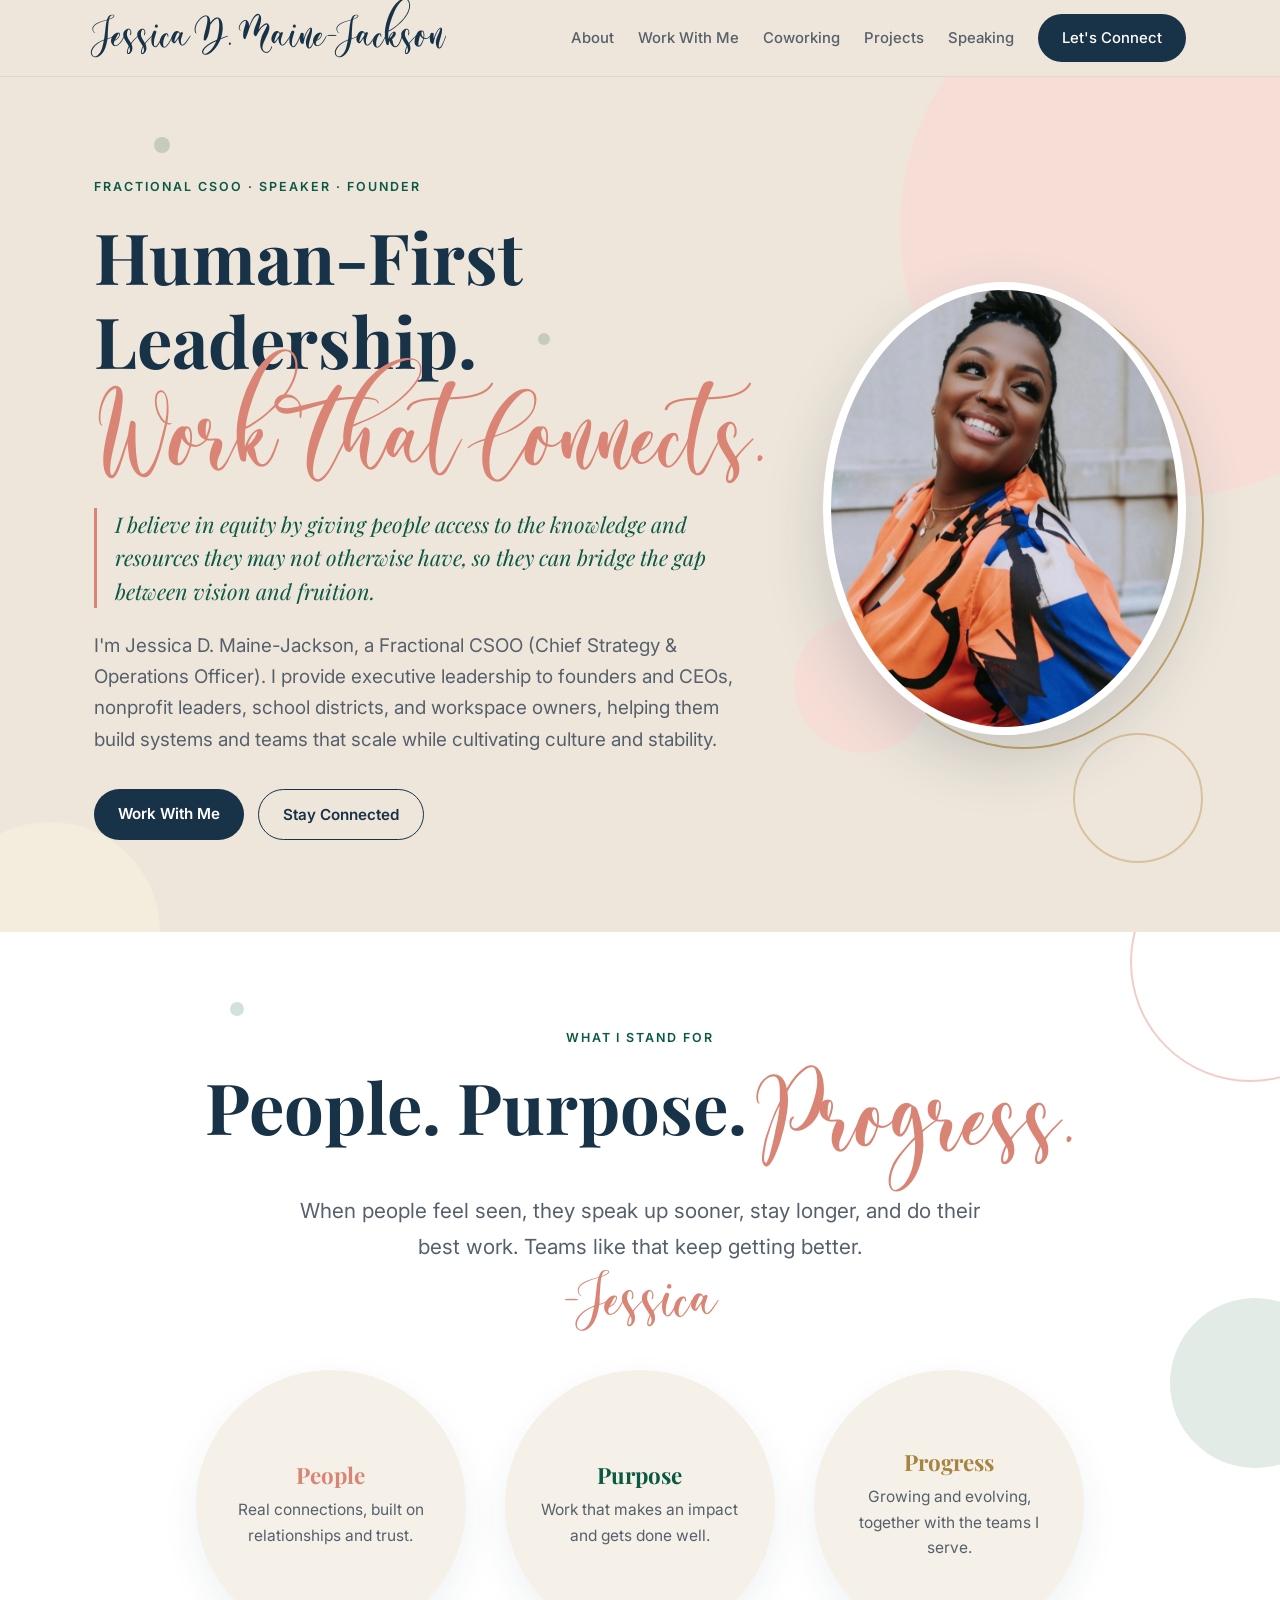
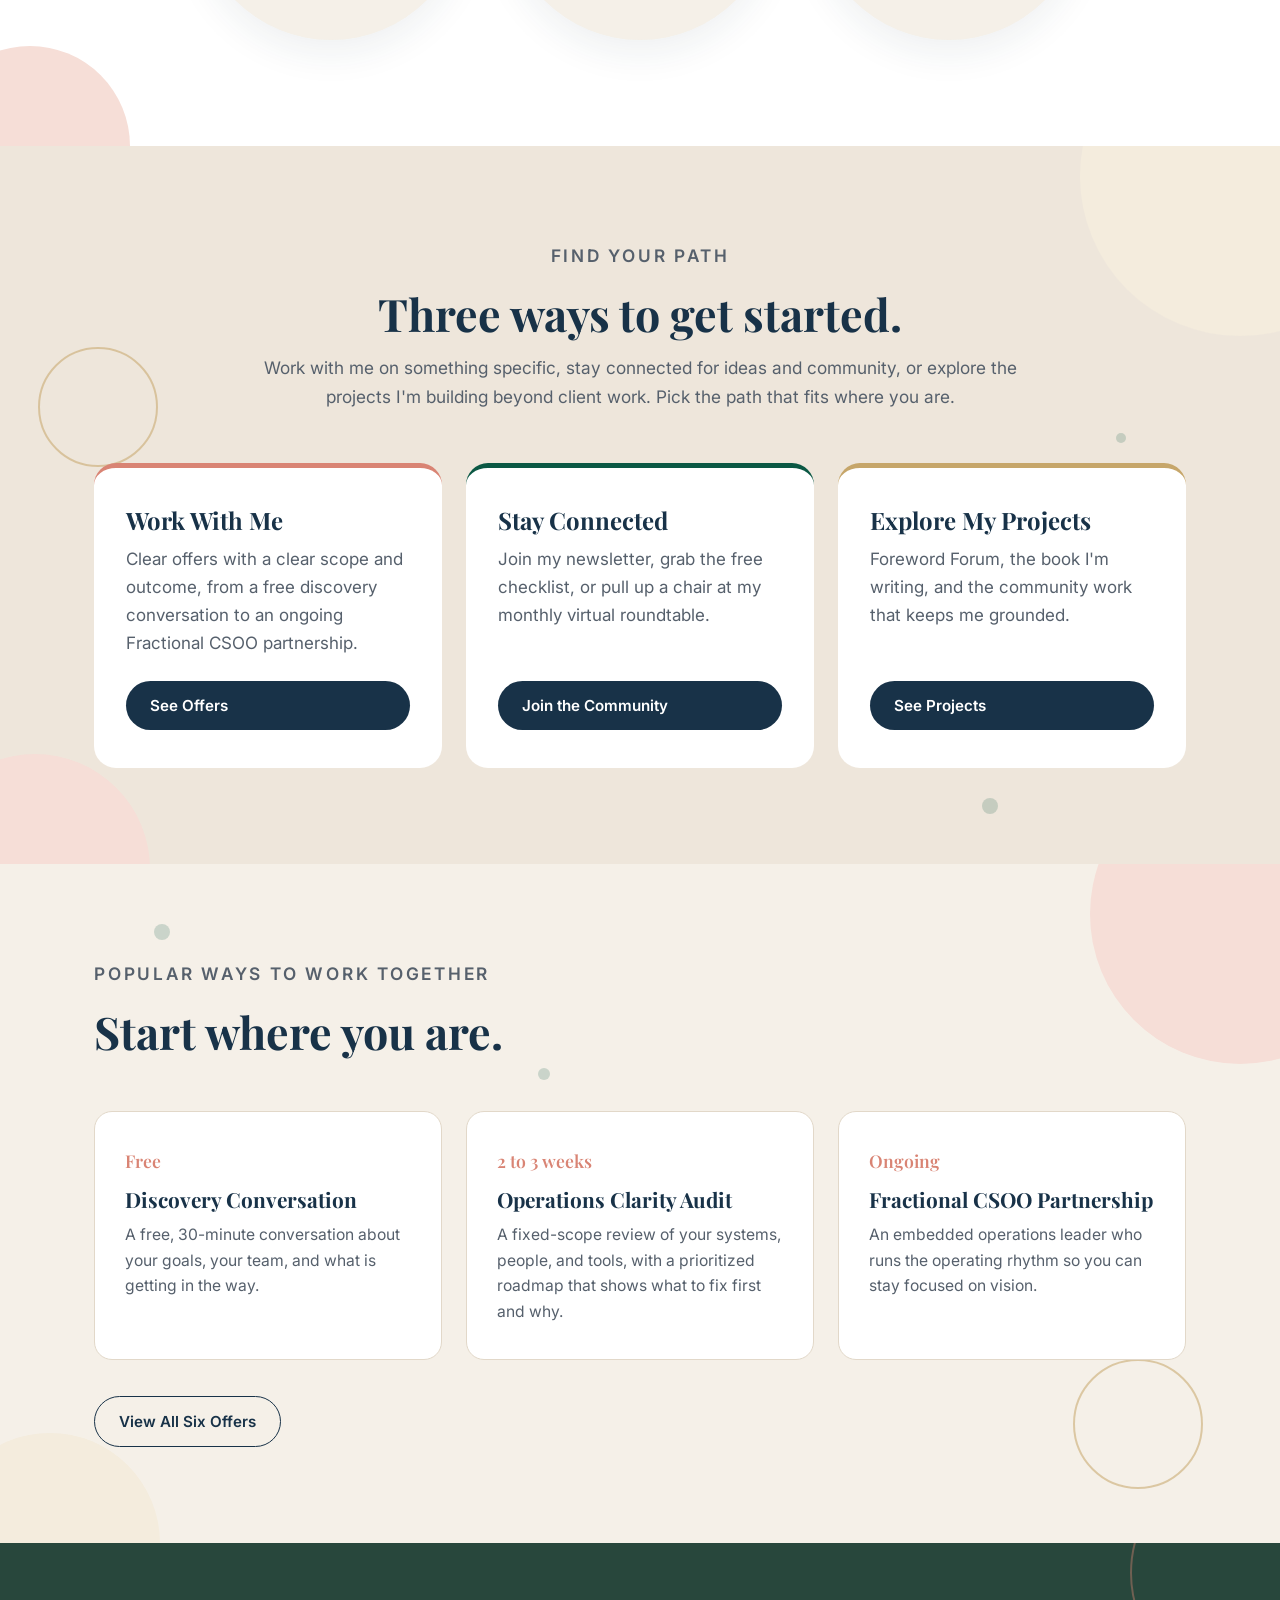
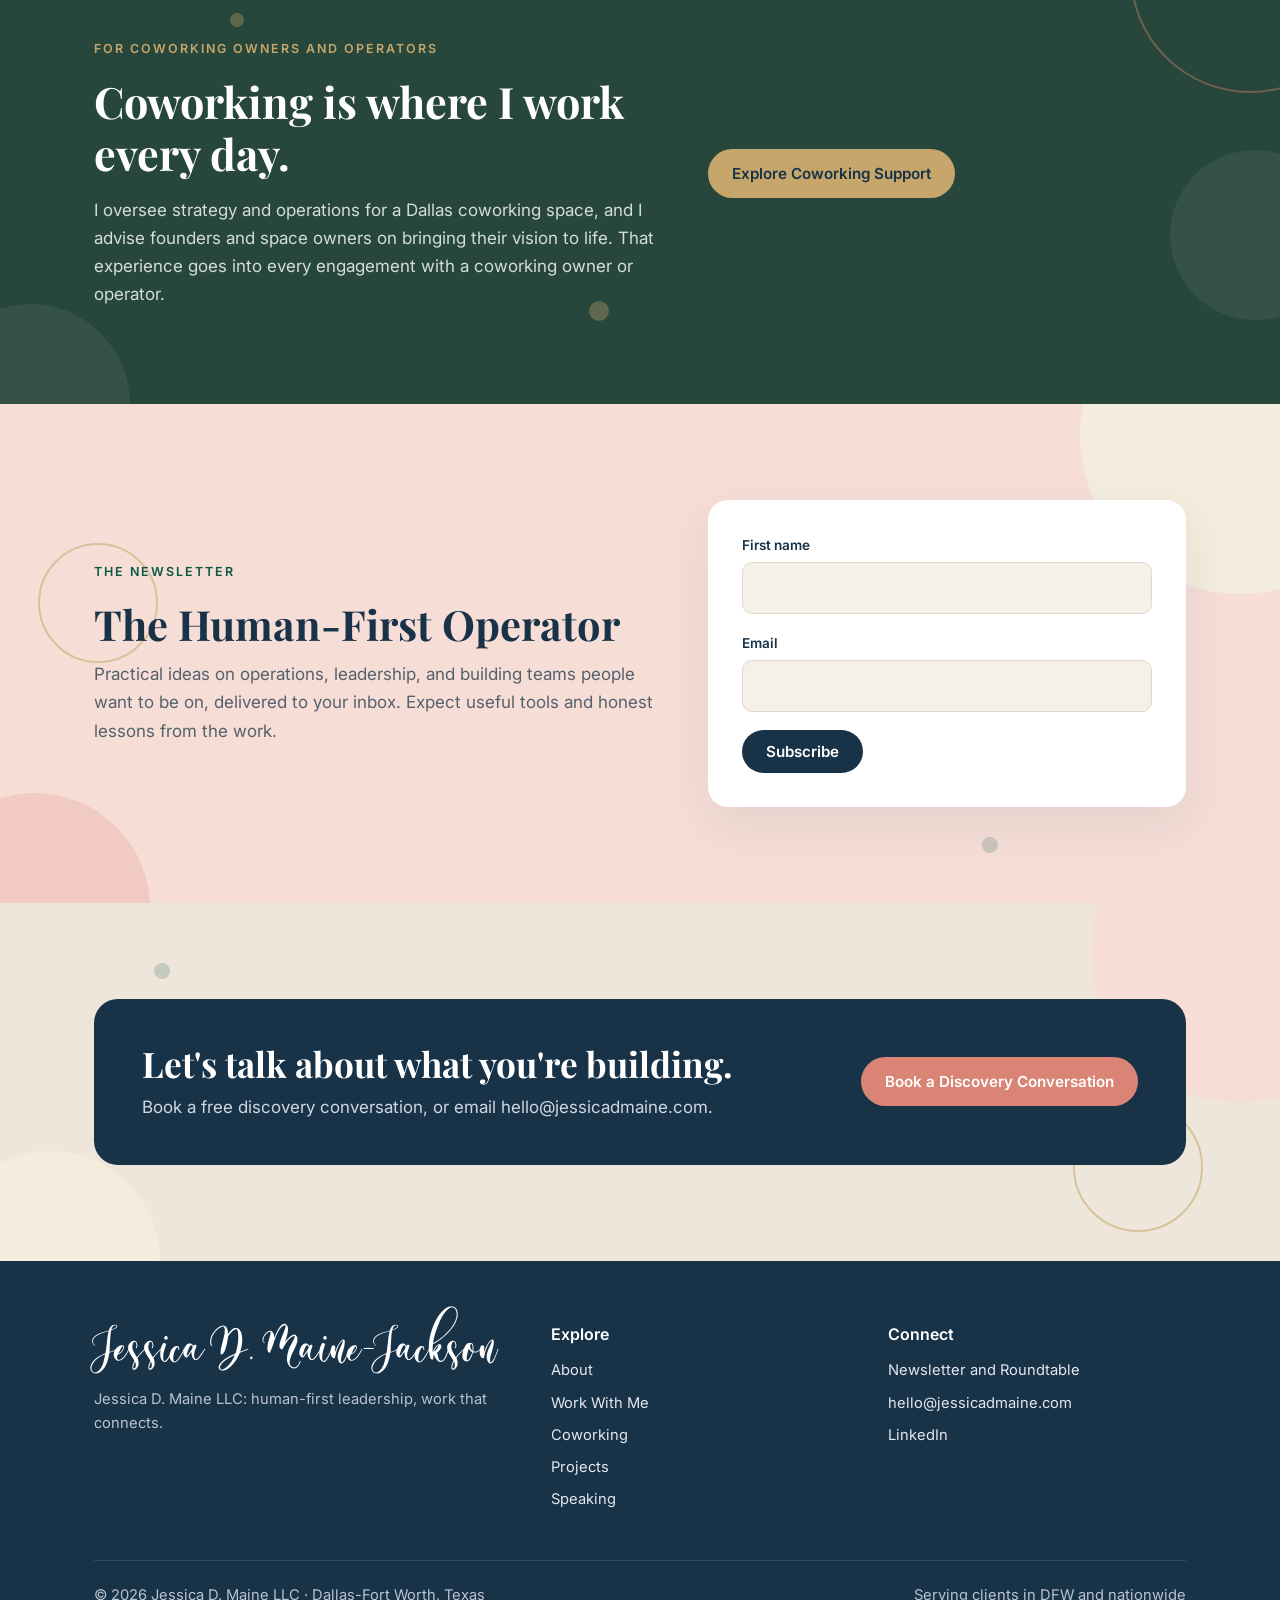
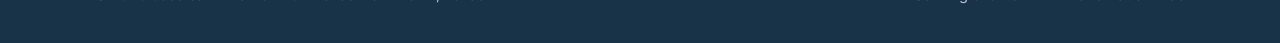
<file: index.html>
<!DOCTYPE html>
<html lang="en">
<head>
<meta charset="UTF-8">
<meta name="viewport" content="width=device-width, initial-scale=1.0">
<title>Jessica D. Maine-Jackson | Human-First Leadership. Work That Connects.</title>
<meta name="description" content="Jessica D. Maine-Jackson is a Fractional CSOO (Chief Strategy &amp; Operations Officer) and operations executive helping founders, CEOs, nonprofit leaders, school districts, and workspace owners build systems and teams that scale while cultivating culture and stability.">
<meta property="og:title" content="Jessica D. Maine-Jackson | Human-First Leadership. Work That Connects.">
<meta property="og:description" content="Fractional CSOO, coworking operator, speaker, and founder. Work with me, stay connected, or explore my projects.">
<meta property="og:url" content="https://jessicadmaine.com">
<link rel="preconnect" href="https://fonts.googleapis.com">
<link rel="preconnect" href="https://fonts.gstatic.com" crossorigin>
<link href="https://fonts.googleapis.com/css2?family=Playfair+Display:ital,wght@0,400;0,600;0,700;1,400&family=Inter:wght@400;500;600&display=swap" rel="stylesheet">
<link rel="stylesheet" href="styles.css">
</head>
<body>

<header>
  <div class="wrap">
    <nav>
      <a href="index.html" class="logo">Jessica D. Maine-Jackson</a>
      <button class="menu-toggle" aria-label="Open menu" onclick="document.querySelector('.links').classList.toggle('open')">&#9776;</button>
      <div class="links">
        <a href="about.html">About</a>
        <a href="work-with-me.html">Work With Me</a>
        <a href="coworking.html">Coworking</a>
        <a href="projects.html">Projects</a>
        <a href="speaking.html">Speaking</a>
        <a href="connect.html" class="btn">Let's Connect</a>
      </div>
    </nav>
  </div>
</header>

<main>
  <section class="hero">
    <div class="bubbles v1" aria-hidden="true"><i class="fill-coral"></i><i class="ring-gold"></i><i class="fill-gold"></i><i class="dot"></i><i class="dot"></i></div>
    <div class="wrap hero-grid">
      <div>
        <p class="eyebrow">Fractional CSOO &middot; Speaker &middot; Founder</p>
        <h1>Human-First Leadership. <br><span class="script" style="font-size:1.15em;white-space:nowrap;display:inline-block">Work That Connects.</span></h1>
        <p class="principle">I believe in equity by giving people access to the knowledge and resources they may not otherwise have, so they can bridge the gap between vision and fruition.</p>
        <p class="lead">I'm Jessica D. Maine-Jackson, a Fractional CSOO (Chief Strategy &amp; Operations Officer). I provide executive leadership to founders and CEOs, nonprofit leaders, school districts, and workspace owners, helping them build systems and teams that scale while cultivating culture and stability.</p>
        <div class="actions">
          <a href="work-with-me.html" class="btn">Work With Me</a>
          <a href="connect.html" class="btn ghost">Stay Connected</a>
        </div>
      </div>
      <div class="portrait">
        <img src="images/jessica-headshot.jpg" alt="Jessica D. Maine-Jackson smiling, wearing an orange and blue print top" width="800" height="1000">
      </div>
    </div>
  </section>

  <section class="white">
    <div class="bubbles v2" aria-hidden="true"><i class="ring-coral"></i><i class="fill-sage"></i><i class="fill-coral"></i><i class="dot"></i><i class="dot"></i></div>
    <div class="wrap">
      <p class="eyebrow" style="text-align:center">What I Stand For</p>
      <h2 class="promise-lead">People. Purpose. <span class="script">Progress.</span></h2>
      <p class="promise">When people feel seen, they speak up sooner, stay longer, and do their best work. Teams like that keep getting better.</p>
      <p class="signature promise-sig" style="margin-top:14px">-Jessica</p>
      <div class="pillars">
        <div class="pillar"><h3>People</h3><p>Real connections, built on relationships and trust.</p></div>
        <div class="pillar"><h3>Purpose</h3><p>Work that makes an impact and gets done well.</p></div>
        <div class="pillar"><h3>Progress</h3><p>Growing and evolving, together with the teams I serve.</p></div>
      </div>
    </div>
  </section>

  <section>
    <div class="bubbles v3" aria-hidden="true"><i class="fill-gold"></i><i class="ring-gold"></i><i class="fill-coral"></i><i class="dot"></i><i class="dot"></i></div>
    <div class="wrap">
      <div class="section-head center">
        <p class="eyebrow">Find Your Path</p>
        <h2>Three ways to get started.</h2>
        <p>Work with me on something specific, stay connected for ideas and community, or explore the projects I'm building beyond client work. Pick the path that fits where you are.</p>
      </div>
      <div class="paths">
        <div class="path">
          <h3>Work With Me</h3>
          <p>Clear offers with a clear scope and outcome, from a free discovery conversation to an ongoing Fractional CSOO partnership.</p>
          <a href="work-with-me.html" class="btn">See Offers</a>
        </div>
        <div class="path">
          <h3>Stay Connected</h3>
          <p>Join my newsletter, grab the free checklist, or pull up a chair at my monthly virtual roundtable.</p>
          <a href="connect.html" class="btn">Join the Community</a>
        </div>
        <div class="path">
          <h3>Explore My Projects</h3>
          <p>Foreword Forum, the book I'm writing, and the community work that keeps me grounded.</p>
          <a href="projects.html" class="btn">See Projects</a>
        </div>
      </div>
    </div>
  </section>

  <section class="cream">
    <div class="bubbles v1" aria-hidden="true"><i class="fill-coral"></i><i class="ring-gold"></i><i class="fill-gold"></i><i class="dot"></i><i class="dot"></i></div>
    <div class="wrap">
      <div class="section-head">
        <p class="eyebrow">Popular Ways to Work Together</p>
        <h2>Start where you are.</h2>
      </div>
      <div class="grid-3">
        <div class="card"><div class="num">Free</div><h3>Discovery Conversation</h3><p>A free, 30-minute conversation about your goals, your team, and what is getting in the way.</p></div>
        <div class="card"><div class="num">2 to 3 weeks</div><h3>Operations Clarity Audit</h3><p>A fixed-scope review of your systems, people, and tools, with a prioritized roadmap that shows what to fix first and why.</p></div>
        <div class="card"><div class="num">Ongoing</div><h3>Fractional CSOO Partnership</h3><p>An embedded operations leader who runs the operating rhythm so you can stay focused on vision.</p></div>
      </div>
      <div style="margin-top:36px"><a href="work-with-me.html" class="btn ghost">View All Six Offers</a></div>
    </div>
  </section>

  <section class="dark">
    <div class="bubbles v2" aria-hidden="true"><i class="ring-coral"></i><i class="fill-sage"></i><i class="fill-coral"></i><i class="dot"></i><i class="dot"></i></div>
    <div class="wrap news-strip">
      <div>
        <p class="eyebrow">For Coworking Owners and Operators</p>
        <h2 style="font-size:clamp(2rem,4vw,2.7rem);margin-bottom:16px">Coworking is where I work every day.</h2>
        <p>I oversee strategy and operations for a Dallas coworking space, and I advise founders and space owners on bringing their vision to life. That experience goes into every engagement with a coworking owner or operator.</p>
      </div>
      <div class="actions">
        <a href="coworking.html" class="btn gold">Explore Coworking Support</a>
      </div>
    </div>
  </section>

  <section class="coral-bg">
    <div class="bubbles v3" aria-hidden="true"><i class="fill-gold"></i><i class="ring-gold"></i><i class="fill-coral"></i><i class="dot"></i><i class="dot"></i></div>
    <div class="wrap news-strip">
      <div>
        <p class="eyebrow">The Newsletter</p>
        <h2 style="font-size:clamp(2rem,4vw,2.6rem);margin-bottom:12px">The Human-First Operator</h2>
        <p style="color:var(--muted)">Practical ideas on operations, leadership, and building teams people want to be on, delivered to your inbox. Expect useful tools and honest lessons from the work.</p>
      </div>
      <form name="newsletter" method="POST" data-netlify="true" netlify-honeypot="bot-field" class="panel">
        <input type="hidden" name="form-name" value="newsletter">
        <p class="hidden"><label>Leave this blank <input name="bot-field"></label></p>
        <label for="nl-name">First name</label>
        <input id="nl-name" name="first-name">
        <label for="nl-email">Email</label>
        <input id="nl-email" type="email" name="email" required>
        <button type="submit" class="btn">Subscribe</button>
      </form>
    </div>
  </section>

  <section>
    <div class="bubbles v1" aria-hidden="true"><i class="fill-coral"></i><i class="ring-gold"></i><i class="fill-gold"></i><i class="dot"></i><i class="dot"></i></div>
    <div class="wrap">
      <div class="cta-band">
        <div>
          <h2>Let's talk about what you're building.</h2>
          <p>Book a free discovery conversation, or email hello@jessicadmaine.com.</p>
        </div>
        <a href="connect.html#contact" class="btn coral">Book a Discovery Conversation</a>
      </div>
    </div>
  </section>
</main>

<footer>
  <div class="wrap">
    <div class="foot-grid">
      <div>
        <a href="index.html" class="logo">Jessica D. Maine-Jackson</a>
        <p style="margin-top:12px">Jessica D. Maine LLC: human-first leadership, work that connects.</p>
      </div>
      <div>
        <h4>Explore</h4>
        <ul><li><a href="about.html">About</a></li><li><a href="work-with-me.html">Work With Me</a></li><li><a href="coworking.html">Coworking</a></li><li><a href="projects.html">Projects</a></li><li><a href="speaking.html">Speaking</a></li></ul>
      </div>
      <div>
        <h4>Connect</h4>
        <ul><li><a href="connect.html">Newsletter and Roundtable</a></li><li><a href="mailto:hello@jessicadmaine.com">hello@jessicadmaine.com</a></li><li><a href="https://www.linkedin.com/in/jessicadmaine" target="_blank" rel="noopener">LinkedIn</a></li></ul>
      </div>
    </div>
    <div class="foot-bottom"><span>&copy; 2026 Jessica D. Maine LLC &middot; Dallas-Fort Worth, Texas</span><span>Serving clients in DFW and nationwide</span></div>
  </div>
</footer>

</body>
</html>
</file>
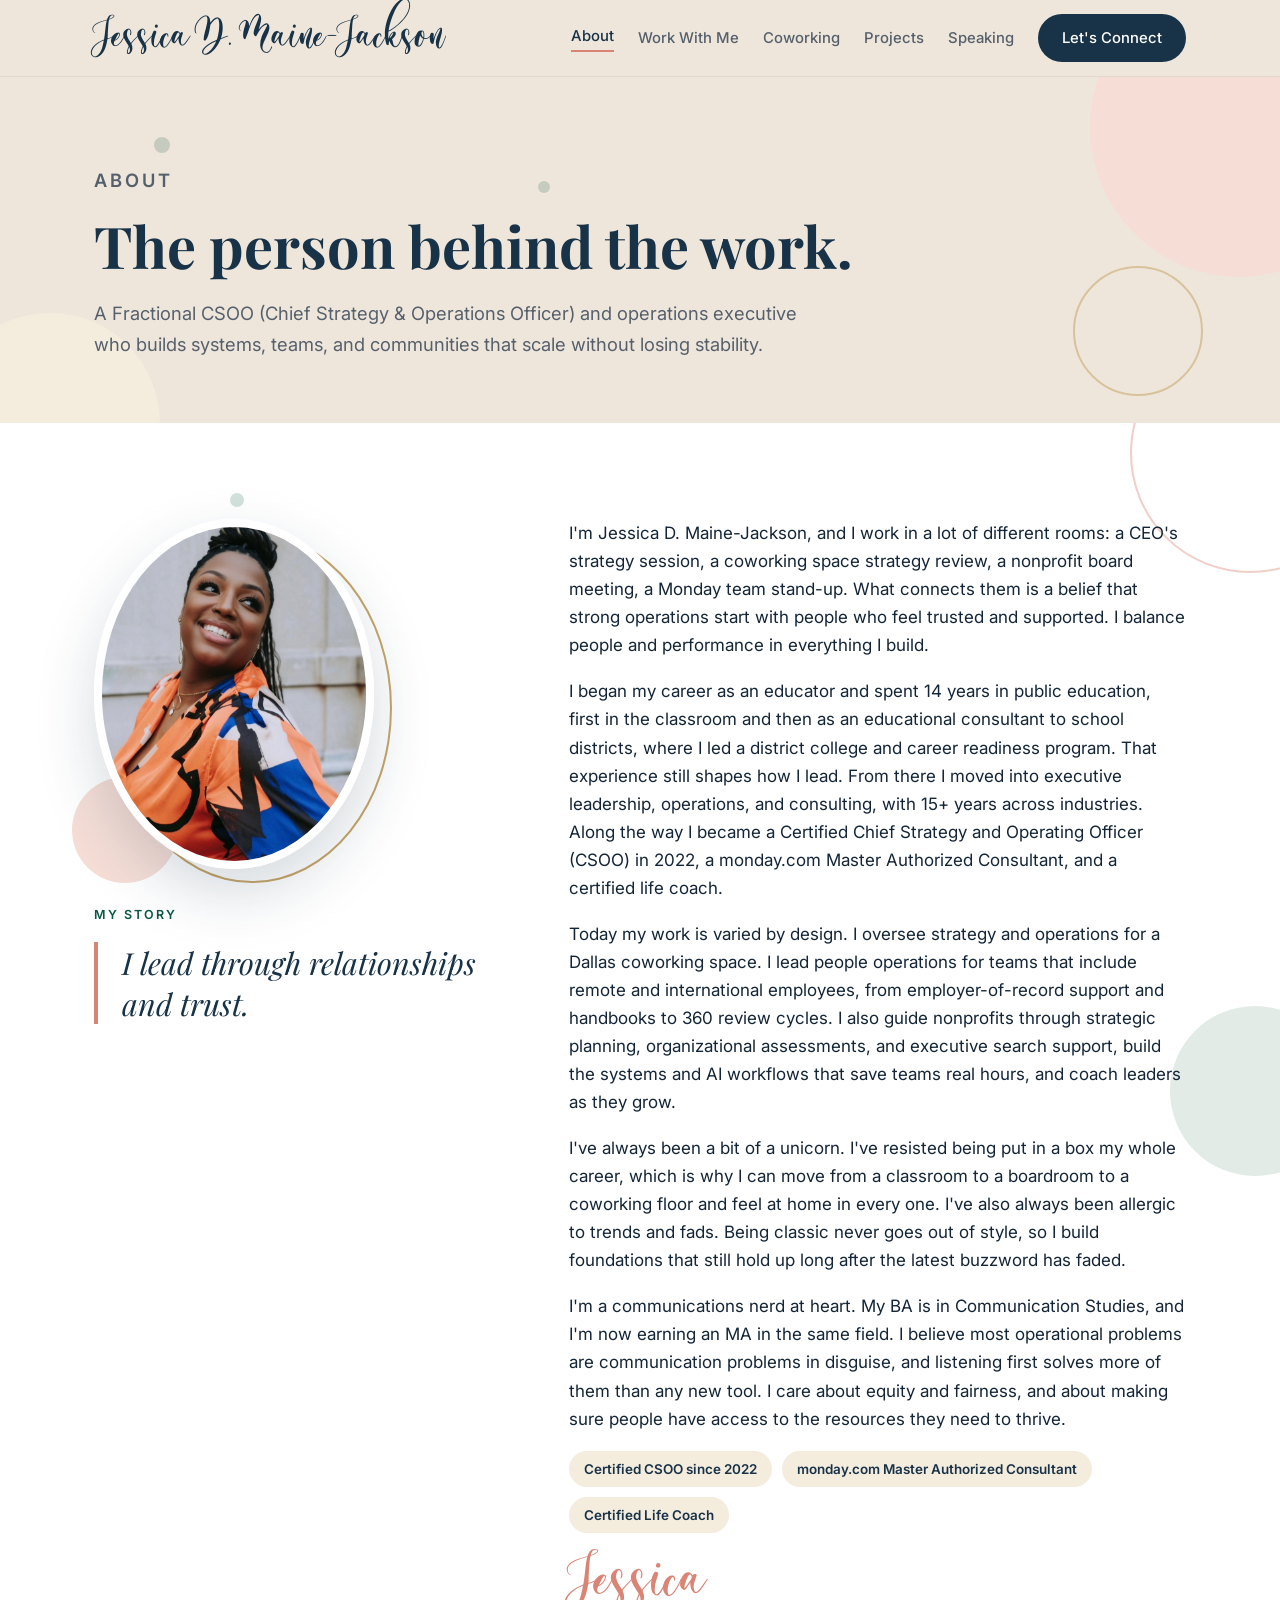
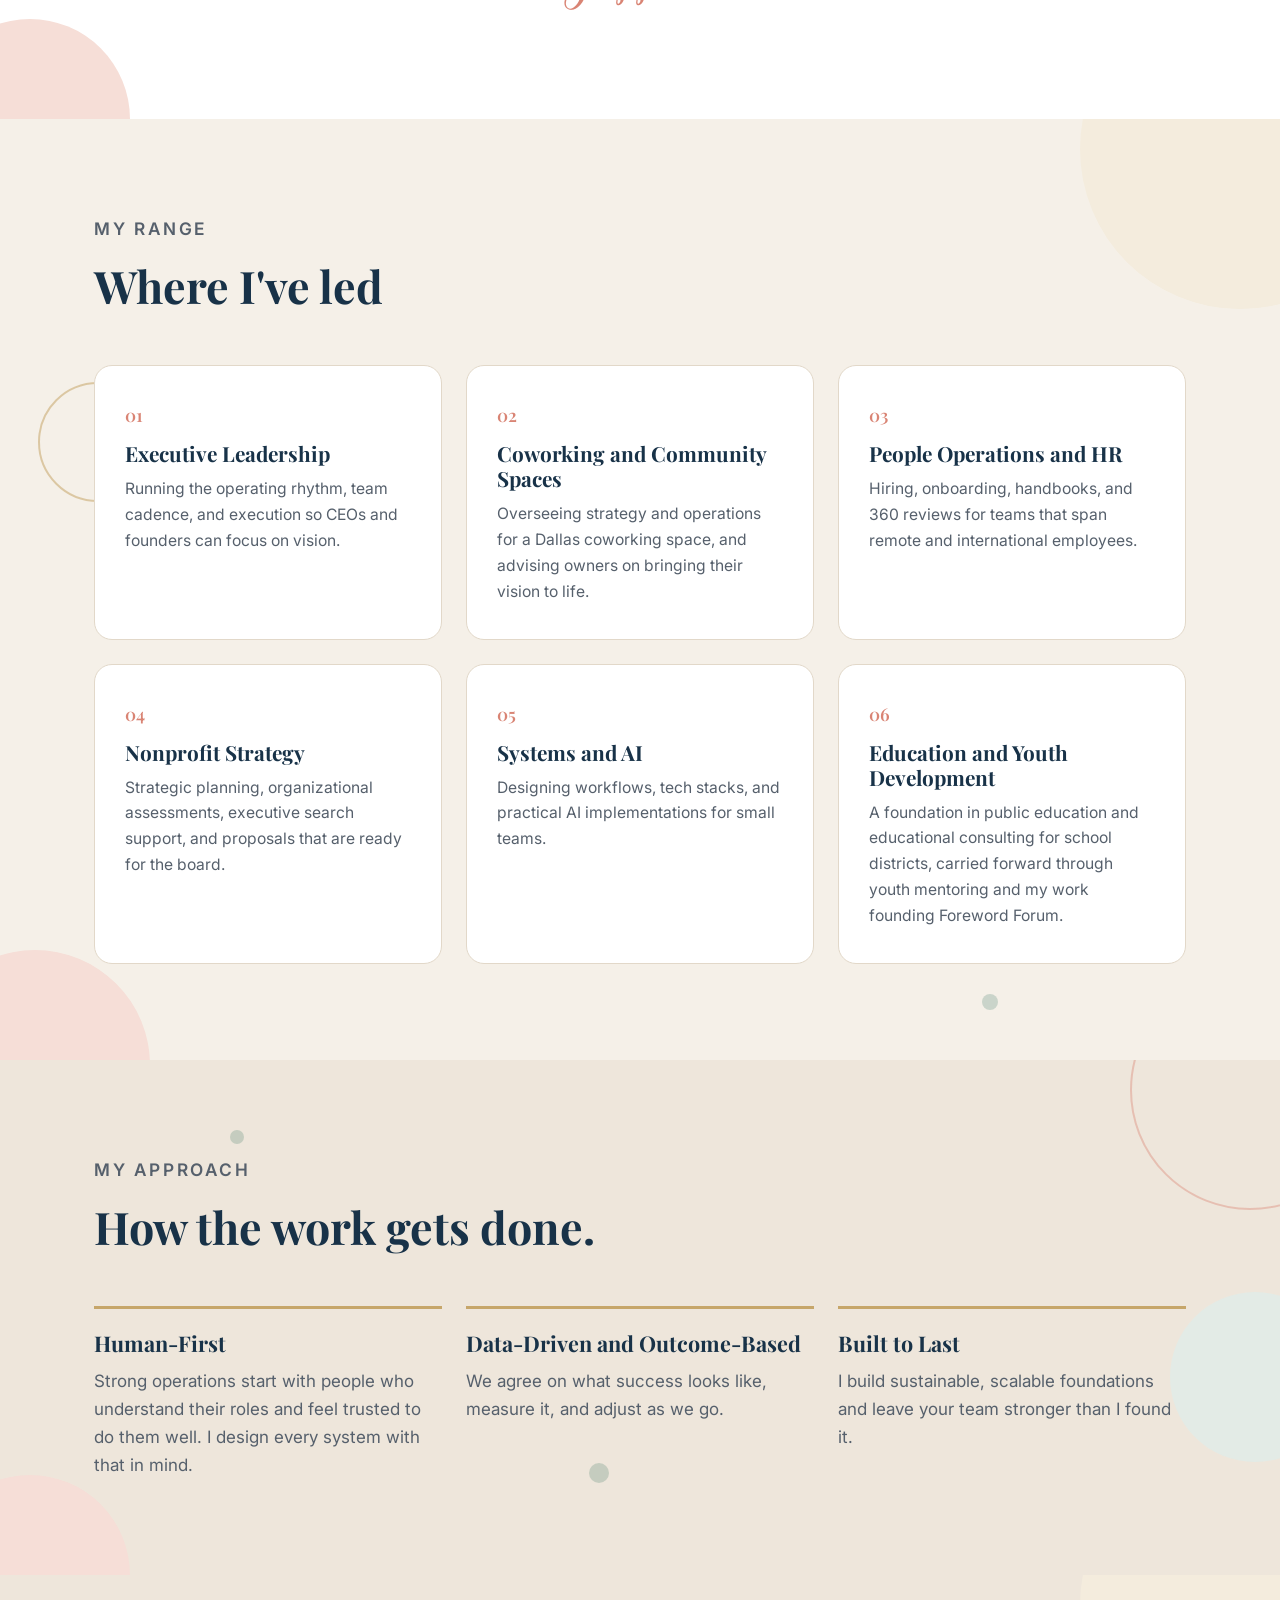
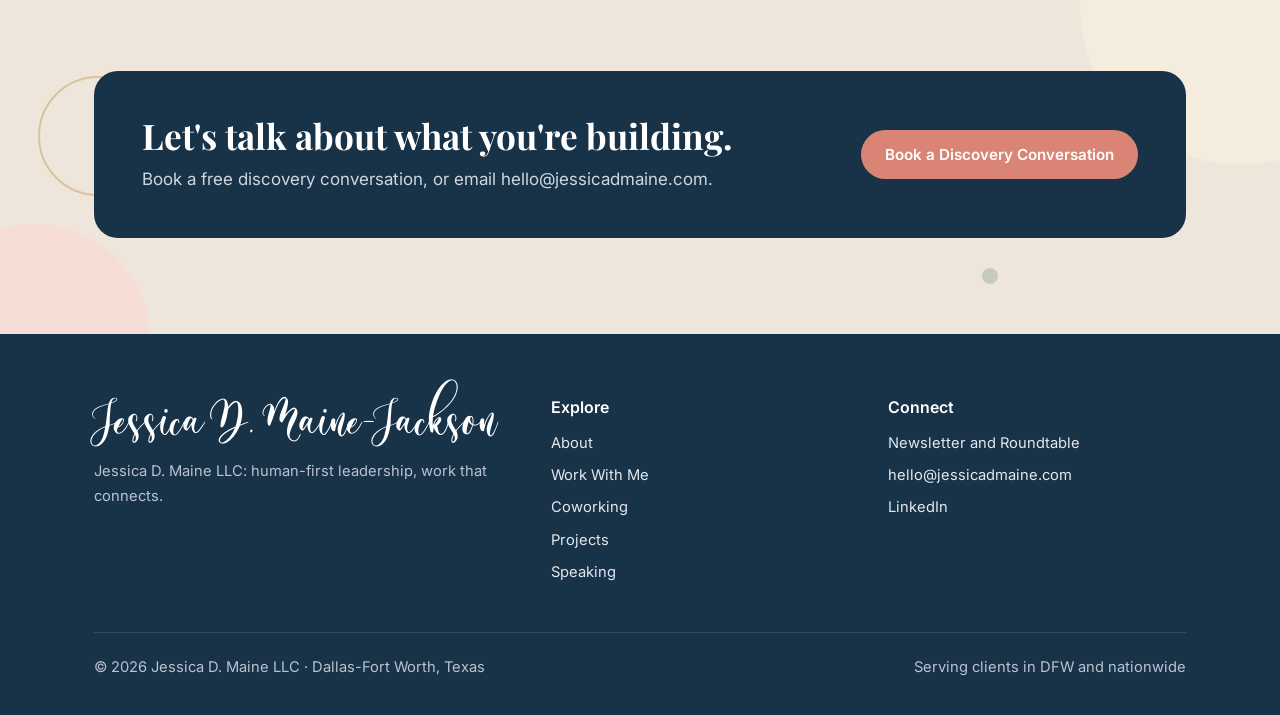
<file: about.html>
<!DOCTYPE html>
<html lang="en">
<head>
<meta charset="UTF-8">
<meta name="viewport" content="width=device-width, initial-scale=1.0">
<title>About Jessica D. Maine-Jackson | Educator Turned Operator</title>
<meta name="description" content="Jessica D. Maine-Jackson's story: educator turned operations executive, communications nerd, and human-first leader.">
<link rel="preconnect" href="https://fonts.googleapis.com">
<link rel="preconnect" href="https://fonts.gstatic.com" crossorigin>
<link href="https://fonts.googleapis.com/css2?family=Playfair+Display:ital,wght@0,400;0,600;0,700;1,400&family=Inter:wght@400;500;600&display=swap" rel="stylesheet">
<link rel="stylesheet" href="styles.css">
</head>
<body>

<header>
  <div class="wrap">
    <nav>
      <a href="index.html" class="logo">Jessica D. Maine-Jackson</a>
      <button class="menu-toggle" aria-label="Open menu" onclick="document.querySelector('.links').classList.toggle('open')">&#9776;</button>
      <div class="links">
        <a href="about.html" class="active">About</a>
        <a href="work-with-me.html">Work With Me</a>
        <a href="coworking.html">Coworking</a>
        <a href="projects.html">Projects</a>
        <a href="speaking.html">Speaking</a>
        <a href="connect.html" class="btn">Let's Connect</a>
      </div>
    </nav>
  </div>
</header>

<main>

  <section class="page-hero">
    <div class="bubbles v1" aria-hidden="true"><i class="fill-coral"></i><i class="ring-gold"></i><i class="fill-gold"></i><i class="dot"></i><i class="dot"></i></div>
    <div class="wrap">
      <p class="eyebrow">About</p>
      <h1>The person behind the work.</h1>
      <p>A Fractional CSOO (Chief Strategy &amp; Operations Officer) and operations executive who builds systems, teams, and communities that scale without losing stability.</p>
    </div>
  </section>

  <section class="white">
    <div class="bubbles v2" aria-hidden="true"><i class="ring-coral"></i><i class="fill-sage"></i><i class="fill-coral"></i><i class="dot"></i><i class="dot"></i></div>
    <div class="wrap about-grid">
      <div>
        <div class="portrait small"><img src="images/jessica-headshot.jpg" alt="Jessica D. Maine-Jackson" width="800" height="1000" loading="lazy"></div>
        <p class="eyebrow">My Story</p>
        <p class="quote">I lead through relationships and trust.</p>
      </div>
      <div class="prose">
        <p>I'm Jessica D. Maine-Jackson, and I work in a lot of different rooms: a CEO's strategy session, a coworking space strategy review, a nonprofit board meeting, a Monday team stand-up. What connects them is a belief that strong operations start with people who feel trusted and supported. I balance people and performance in everything I build.</p>
        <p>I began my career as an educator and spent 14 years in public education, first in the classroom and then as an educational consultant to school districts, where I led a district college and career readiness program. That experience still shapes how I lead. From there I moved into executive leadership, operations, and consulting, with 15+ years across industries. Along the way I became a Certified Chief Strategy and Operating Officer (CSOO) in 2022, a monday.com Master Authorized Consultant, and a certified life coach.</p>
        <p>Today my work is varied by design. I oversee strategy and operations for a Dallas coworking space. I lead people operations for teams that include remote and international employees, from employer-of-record support and handbooks to 360 review cycles. I also guide nonprofits through strategic planning, organizational assessments, and executive search support, build the systems and AI workflows that save teams real hours, and coach leaders as they grow.</p>
        <p>I've always been a bit of a unicorn. I've resisted being put in a box my whole career, which is why I can move from a classroom to a boardroom to a coworking floor and feel at home in every one. I've also always been allergic to trends and fads. Being classic never goes out of style, so I build foundations that still hold up long after the latest buzzword has faded.</p>
        <p>I'm a communications nerd at heart. My BA is in Communication Studies, and I'm now earning an MA in the same field. I believe most operational problems are communication problems in disguise, and listening first solves more of them than any new tool. I care about equity and fairness, and about making sure people have access to the resources they need to thrive.</p>
        <div class="creds">
          <span>Certified CSOO since 2022</span>
          <span>monday.com Master Authorized Consultant</span>
          <span>Certified Life Coach</span>
        </div>
        <p class="signature">Jessica</p>
      </div>
    </div>
  </section>

  <section class="cream">
    <div class="bubbles v3" aria-hidden="true"><i class="fill-gold"></i><i class="ring-gold"></i><i class="fill-coral"></i><i class="dot"></i><i class="dot"></i></div>
    <div class="wrap">
      <div class="section-head">
        <p class="eyebrow">My Range</p>
        <h2>Where I've led</h2>
      </div>
      <div class="grid-3">
        <div class="card"><div class="num">01</div><h3>Executive Leadership</h3><p>Running the operating rhythm, team cadence, and execution so CEOs and founders can focus on vision.</p></div>
        <div class="card"><div class="num">02</div><h3>Coworking and Community Spaces</h3><p>Overseeing strategy and operations for a Dallas coworking space, and advising owners on bringing their vision to life.</p></div>
        <div class="card"><div class="num">03</div><h3>People Operations and HR</h3><p>Hiring, onboarding, handbooks, and 360 reviews for teams that span remote and international employees.</p></div>
        <div class="card"><div class="num">04</div><h3>Nonprofit Strategy</h3><p>Strategic planning, organizational assessments, executive search support, and proposals that are ready for the board.</p></div>
        <div class="card"><div class="num">05</div><h3>Systems and AI</h3><p>Designing workflows, tech stacks, and practical AI implementations for small teams.</p></div>
        <div class="card"><div class="num">06</div><h3>Education and Youth Development</h3><p>A foundation in public education and educational consulting for school districts, carried forward through youth mentoring and my work founding Foreword Forum.</p></div>
      </div>
    </div>
  </section>

  <section>
    <div class="bubbles v2" aria-hidden="true"><i class="ring-coral"></i><i class="fill-sage"></i><i class="fill-coral"></i><i class="dot"></i><i class="dot"></i></div>
    <div class="wrap">
      <div class="section-head">
        <p class="eyebrow">My Approach</p>
        <h2>How the work gets done.</h2>
      </div>
      <div class="grid-3 approach">
        <div class="step"><h3>Human-First</h3><p>Strong operations start with people who understand their roles and feel trusted to do them well. I design every system with that in mind.</p></div>
        <div class="step"><h3>Data-Driven and Outcome-Based</h3><p>We agree on what success looks like, measure it, and adjust as we go.</p></div>
        <div class="step"><h3>Built to Last</h3><p>I build sustainable, scalable foundations and leave your team stronger than I found it.</p></div>
      </div>
    </div>
  </section>

  <section>
    <div class="bubbles v3" aria-hidden="true"><i class="fill-gold"></i><i class="ring-gold"></i><i class="fill-coral"></i><i class="dot"></i><i class="dot"></i></div>
    <div class="wrap">
      <div class="cta-band">
        <div>
          <h2>Let's talk about what you're building.</h2>
          <p>Book a free discovery conversation, or email hello@jessicadmaine.com.</p>
        </div>
        <a href="connect.html#contact" class="btn coral">Book a Discovery Conversation</a>
      </div>
    </div>
  </section>
</main>

<footer>
  <div class="wrap">
    <div class="foot-grid">
      <div>
        <a href="index.html" class="logo">Jessica D. Maine-Jackson</a>
        <p style="margin-top:12px">Jessica D. Maine LLC: human-first leadership, work that connects.</p>
      </div>
      <div>
        <h4>Explore</h4>
        <ul><li><a href="about.html">About</a></li><li><a href="work-with-me.html">Work With Me</a></li><li><a href="coworking.html">Coworking</a></li><li><a href="projects.html">Projects</a></li><li><a href="speaking.html">Speaking</a></li></ul>
      </div>
      <div>
        <h4>Connect</h4>
        <ul><li><a href="connect.html">Newsletter and Roundtable</a></li><li><a href="mailto:hello@jessicadmaine.com">hello@jessicadmaine.com</a></li><li><a href="https://www.linkedin.com/in/jessicadmaine" target="_blank" rel="noopener">LinkedIn</a></li></ul>
      </div>
    </div>
    <div class="foot-bottom"><span>&copy; 2026 Jessica D. Maine LLC &middot; Dallas-Fort Worth, Texas</span><span>Serving clients in DFW and nationwide</span></div>
  </div>
</footer>

</body>
</html>
</file>
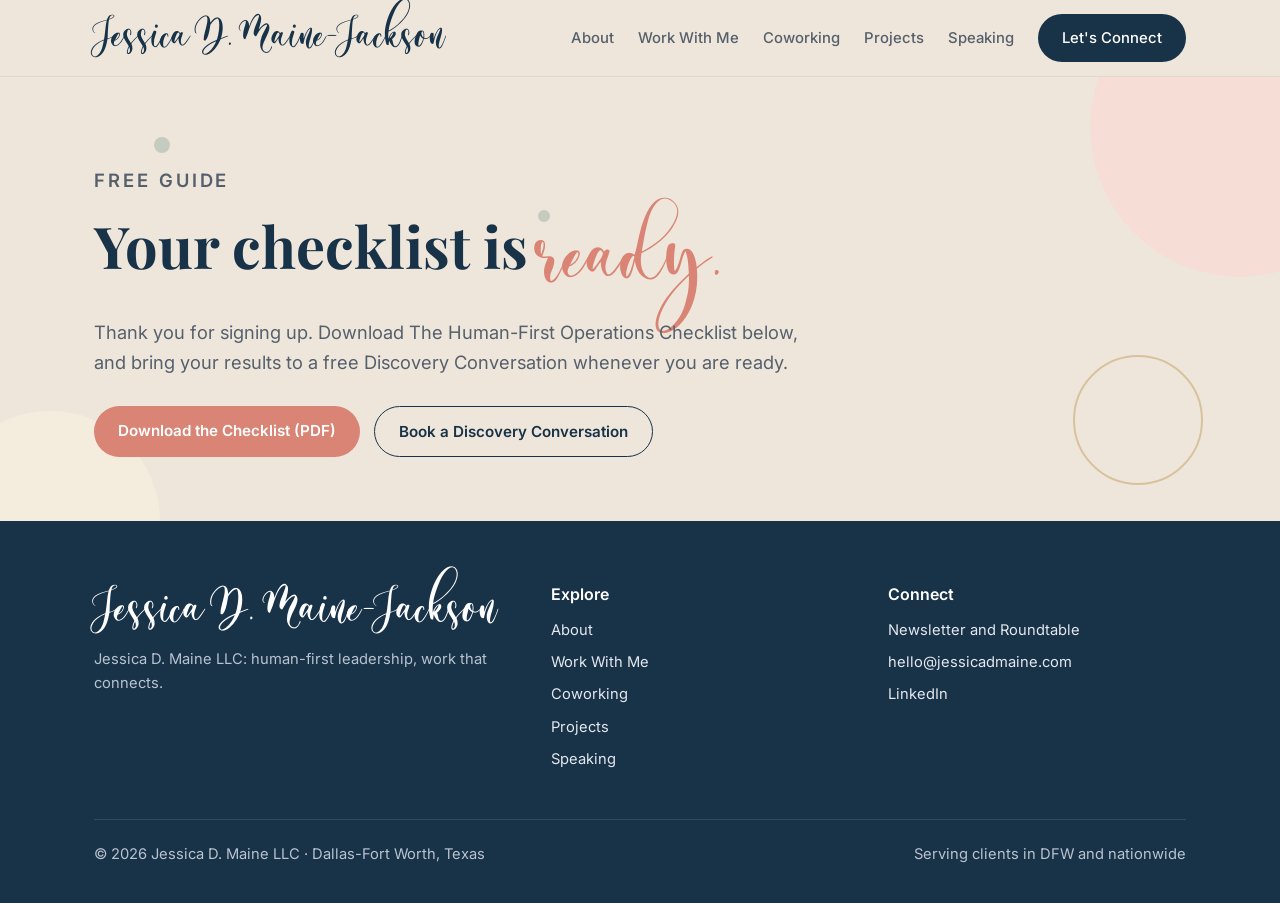
<file: checklist-thank-you.html>
<!DOCTYPE html>
<html lang="en">
<head>
<meta charset="UTF-8">
<meta name="viewport" content="width=device-width, initial-scale=1.0">
<title>Your Checklist | Jessica D. Maine-Jackson</title>
<meta name="description" content="Download The Human-First Operations Checklist.">
<meta name="robots" content="noindex">
<link rel="preconnect" href="https://fonts.googleapis.com">
<link rel="preconnect" href="https://fonts.gstatic.com" crossorigin>
<link href="https://fonts.googleapis.com/css2?family=Playfair+Display:ital,wght@0,400;0,600;0,700;1,400&family=Inter:wght@400;500;600&display=swap" rel="stylesheet">
<link rel="stylesheet" href="styles.css">
</head>
<body>

<header>
  <div class="wrap">
    <nav>
      <a href="index.html" class="logo">Jessica D. Maine-Jackson</a>
      <button class="menu-toggle" aria-label="Open menu" onclick="document.querySelector('.links').classList.toggle('open')">&#9776;</button>
      <div class="links">
        <a href="about.html">About</a>
        <a href="work-with-me.html">Work With Me</a>
        <a href="coworking.html">Coworking</a>
        <a href="projects.html">Projects</a>
        <a href="speaking.html">Speaking</a>
        <a href="connect.html" class="btn">Let's Connect</a>
      </div>
    </nav>
  </div>
</header>

<main>
  <section class="page-hero">
    <div class="bubbles v1" aria-hidden="true"><i class="fill-coral"></i><i class="ring-gold"></i><i class="fill-gold"></i><i class="dot"></i><i class="dot"></i></div>
    <div class="wrap">
      <p class="eyebrow">Free Guide</p>
      <h1>Your checklist is <span class="script" style="font-size:1.15em">ready.</span></h1>
      <p>Thank you for signing up. Download The Human-First Operations Checklist below, and bring your results to a free Discovery Conversation whenever you are ready.</p>
      <div class="actions" style="margin-top:28px">
        <a href="downloads/Human-First-Operations-Checklist.pdf" class="btn coral" download>Download the Checklist (PDF)</a>
        <a href="connect.html#contact" class="btn ghost">Book a Discovery Conversation</a>
      </div>
    </div>
  </section>
</main>

<footer>
  <div class="wrap">
    <div class="foot-grid">
      <div>
        <a href="index.html" class="logo">Jessica D. Maine-Jackson</a>
        <p style="margin-top:12px">Jessica D. Maine LLC: human-first leadership, work that connects.</p>
      </div>
      <div>
        <h4>Explore</h4>
        <ul><li><a href="about.html">About</a></li><li><a href="work-with-me.html">Work With Me</a></li><li><a href="coworking.html">Coworking</a></li><li><a href="projects.html">Projects</a></li><li><a href="speaking.html">Speaking</a></li></ul>
      </div>
      <div>
        <h4>Connect</h4>
        <ul><li><a href="connect.html">Newsletter and Roundtable</a></li><li><a href="mailto:hello@jessicadmaine.com">hello@jessicadmaine.com</a></li><li><a href="https://www.linkedin.com/in/jessicadmaine" target="_blank" rel="noopener">LinkedIn</a></li></ul>
      </div>
    </div>
    <div class="foot-bottom"><span>&copy; 2026 Jessica D. Maine LLC &middot; Dallas-Fort Worth, Texas</span><span>Serving clients in DFW and nationwide</span></div>
  </div>
</footer>

</body>
</html>
</file>
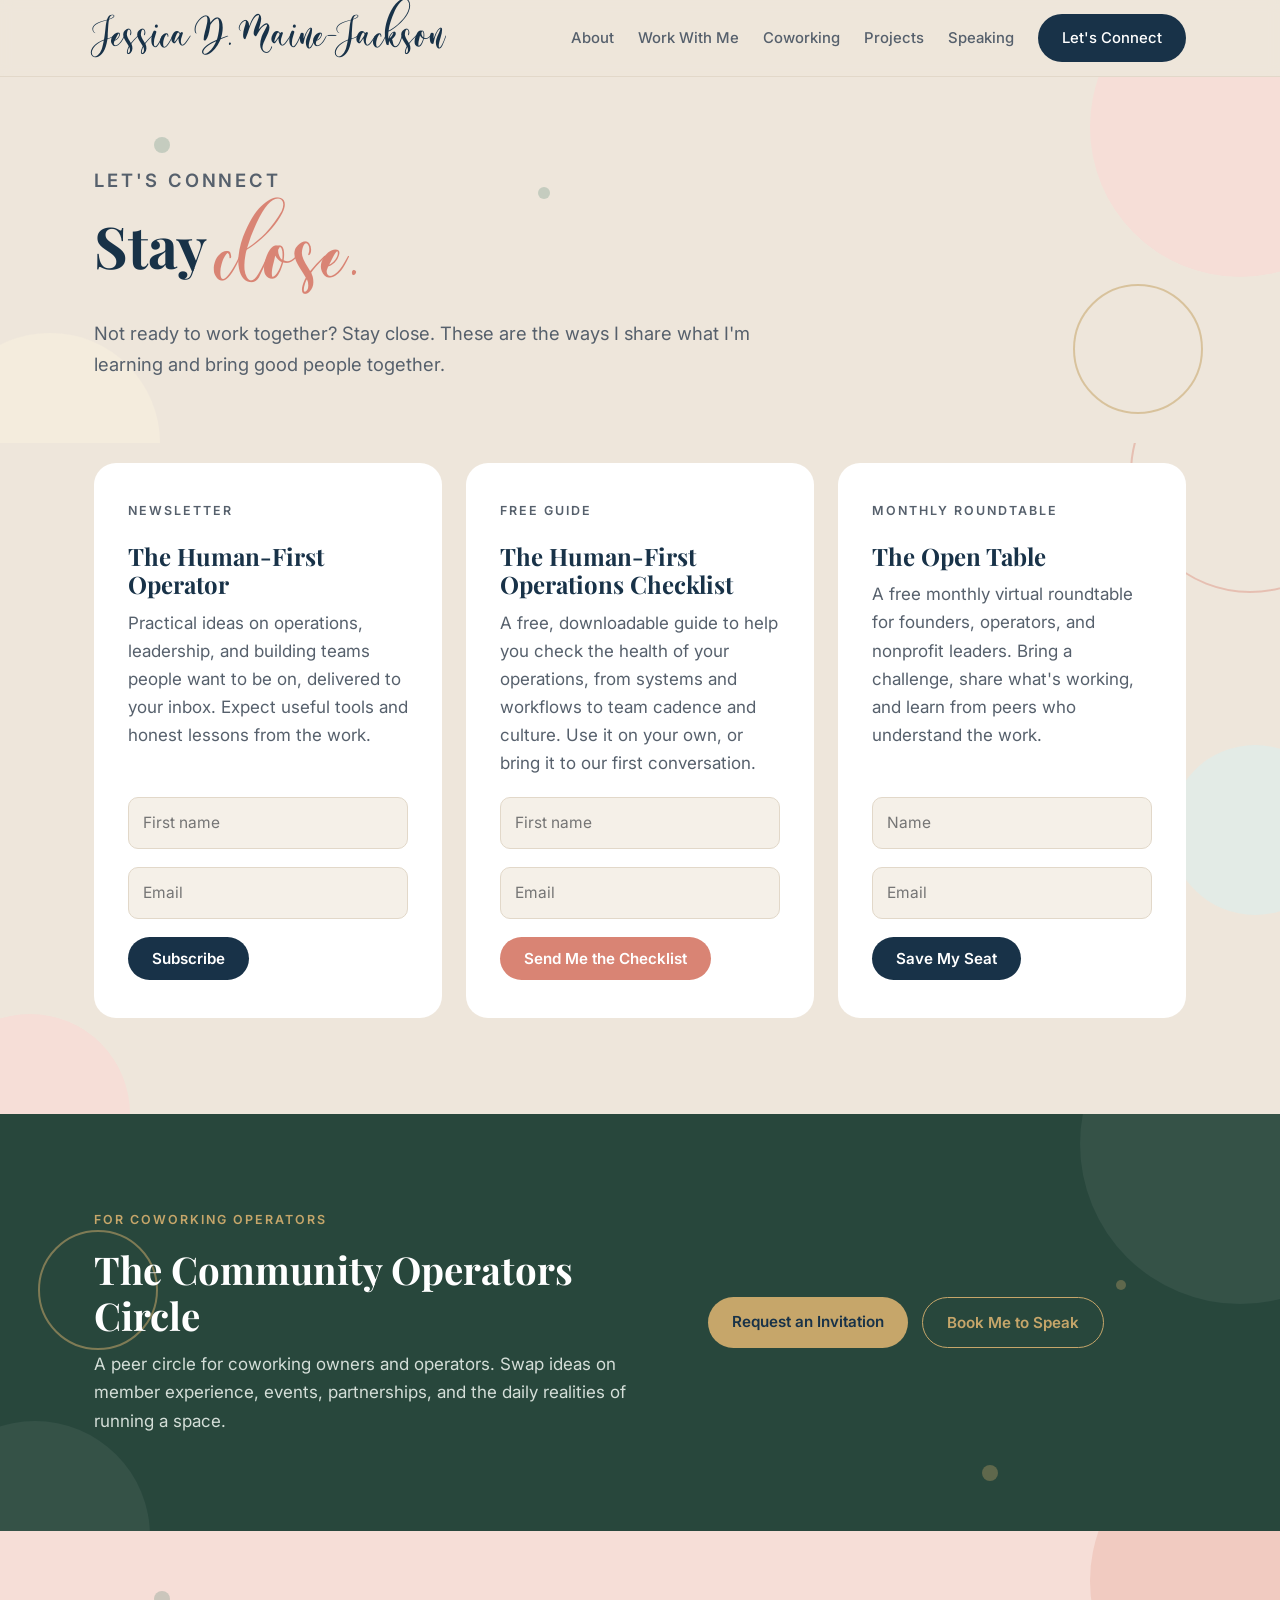
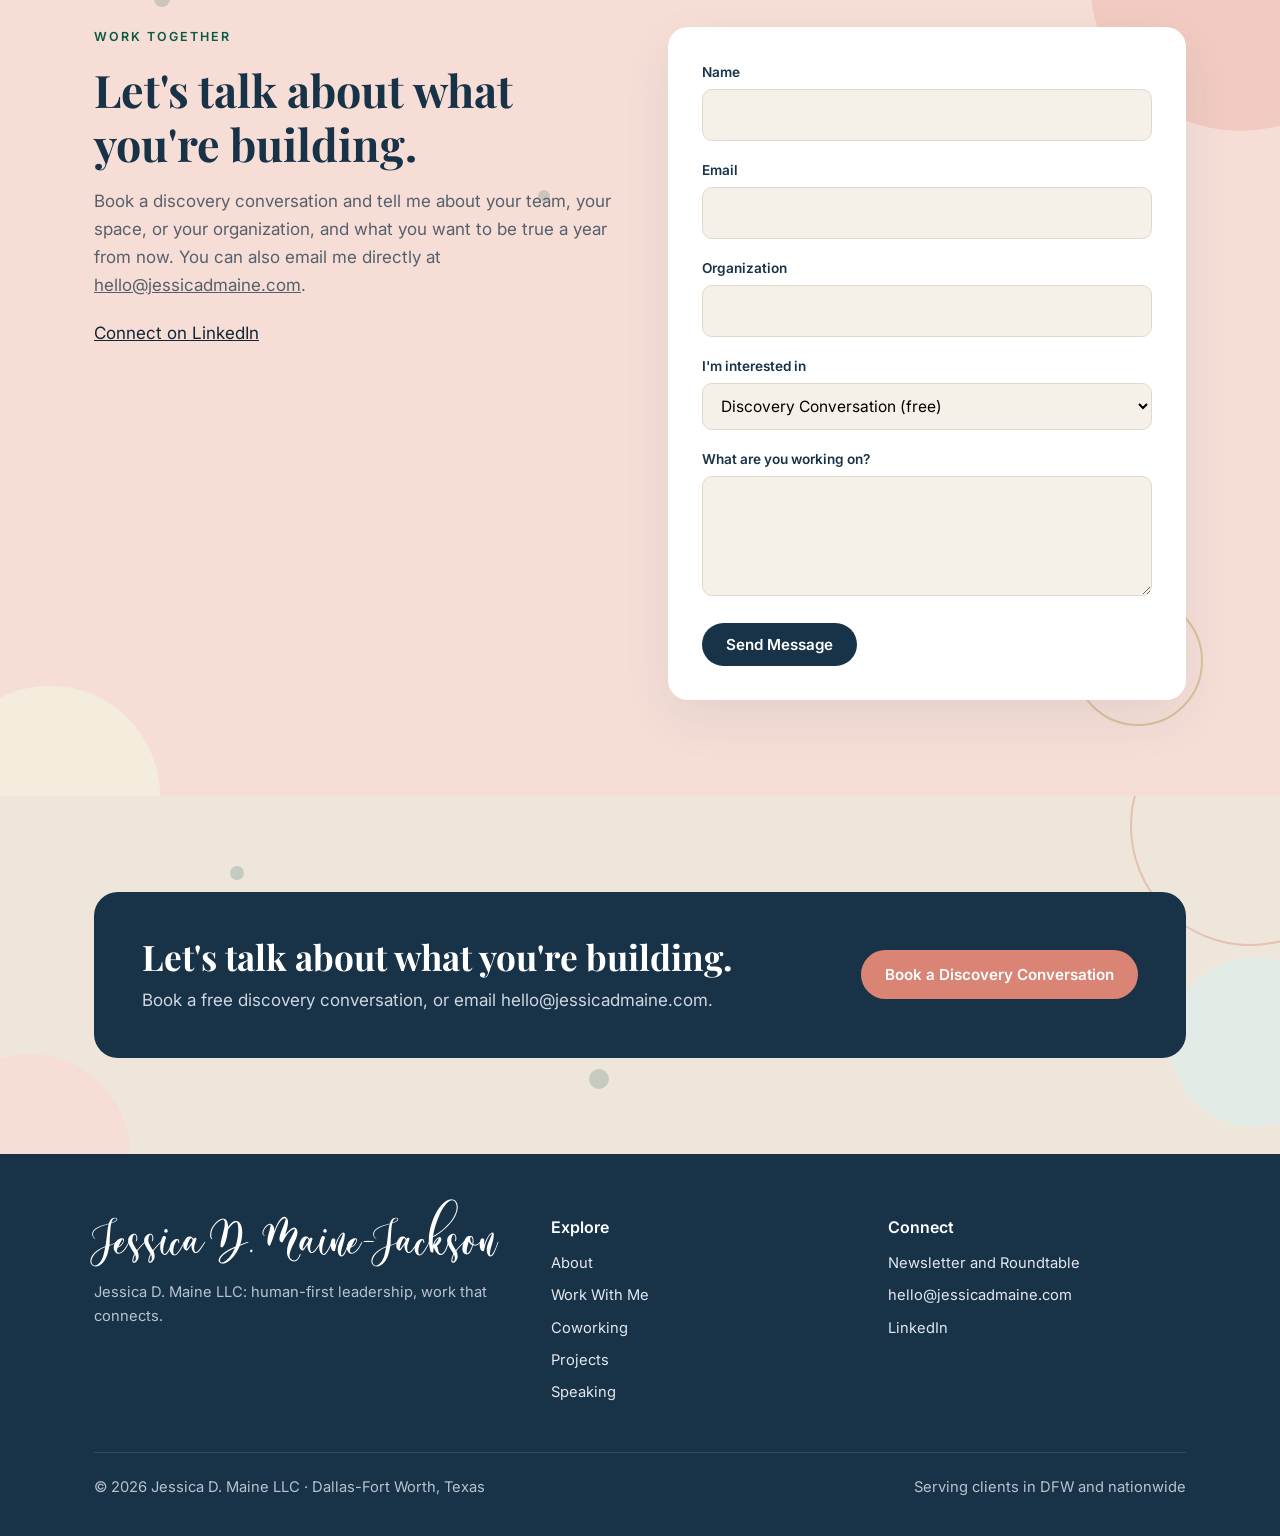
<file: connect.html>
<!DOCTYPE html>
<html lang="en">
<head>
<meta charset="UTF-8">
<meta name="viewport" content="width=device-width, initial-scale=1.0">
<title>Stay Connected | Jessica D. Maine-Jackson</title>
<meta name="description" content="Join The Human-First Operator newsletter, download the free checklist, or join The Open Table monthly roundtable.">
<link rel="preconnect" href="https://fonts.googleapis.com">
<link rel="preconnect" href="https://fonts.gstatic.com" crossorigin>
<link href="https://fonts.googleapis.com/css2?family=Playfair+Display:ital,wght@0,400;0,600;0,700;1,400&family=Inter:wght@400;500;600&display=swap" rel="stylesheet">
<link rel="stylesheet" href="styles.css">
</head>
<body>

<header>
  <div class="wrap">
    <nav>
      <a href="index.html" class="logo">Jessica D. Maine-Jackson</a>
      <button class="menu-toggle" aria-label="Open menu" onclick="document.querySelector('.links').classList.toggle('open')">&#9776;</button>
      <div class="links">
        <a href="about.html">About</a>
        <a href="work-with-me.html">Work With Me</a>
        <a href="coworking.html">Coworking</a>
        <a href="projects.html">Projects</a>
        <a href="speaking.html">Speaking</a>
        <a href="connect.html" class="btn">Let's Connect</a>
      </div>
    </nav>
  </div>
</header>

<main>

  <section class="page-hero">
    <div class="bubbles v1" aria-hidden="true"><i class="fill-coral"></i><i class="ring-gold"></i><i class="fill-gold"></i><i class="dot"></i><i class="dot"></i></div>
    <div class="wrap">
      <p class="eyebrow">Let's Connect</p>
      <h1>Stay <span class="script" style="font-size:1.2em">close.</span></h1>
      <p>Not ready to work together? Stay close. These are the ways I share what I'm learning and bring good people together.</p>
    </div>
  </section>

  <section style="padding-top:20px">
    <div class="bubbles v2" aria-hidden="true"><i class="ring-coral"></i><i class="fill-sage"></i><i class="fill-coral"></i><i class="dot"></i><i class="dot"></i></div>
    <div class="wrap grid-3">
      <div class="connect-block">
        <p class="eyebrow">Newsletter</p>
        <h3>The Human-First Operator</h3>
        <p>Practical ideas on operations, leadership, and building teams people want to be on, delivered to your inbox. Expect useful tools and honest lessons from the work.</p>
        <form name="newsletter" method="POST" data-netlify="true" netlify-honeypot="bot-field">
          <input type="hidden" name="form-name" value="newsletter">
        <p class="hidden"><label>Leave this blank <input name="bot-field"></label></p>
          <input name="first-name" placeholder="First name" aria-label="First name">
          <input type="email" name="email" placeholder="Email" required aria-label="Email">
          <button type="submit" class="btn">Subscribe</button>
        </form>
      </div>
      <div class="connect-block">
        <p class="eyebrow">Free Guide</p>
        <h3>The Human-First Operations Checklist</h3>
        <p>A free, downloadable guide to help you check the health of your operations, from systems and workflows to team cadence and culture. Use it on your own, or bring it to our first conversation.</p>
        <form name="guide-request" method="POST" action="/checklist-thank-you.html" data-netlify="true" netlify-honeypot="bot-field">
          <input type="hidden" name="form-name" value="guide-request">
        <p class="hidden"><label>Leave this blank <input name="bot-field"></label></p>
          <input name="first-name" placeholder="First name" aria-label="First name">
          <input type="email" name="email" placeholder="Email" required aria-label="Email">
          <button type="submit" class="btn coral">Send Me the Checklist</button>
        </form>
      </div>
      <div class="connect-block">
        <p class="eyebrow">Monthly Roundtable</p>
        <h3>The Open Table</h3>
        <p>A free monthly virtual roundtable for founders, operators, and nonprofit leaders. Bring a challenge, share what's working, and learn from peers who understand the work.</p>
        <form name="roundtable" method="POST" data-netlify="true" netlify-honeypot="bot-field">
          <input type="hidden" name="form-name" value="roundtable">
        <p class="hidden"><label>Leave this blank <input name="bot-field"></label></p>
          <input name="name" placeholder="Name" required aria-label="Name">
          <input type="email" name="email" placeholder="Email" required aria-label="Email">
          <button type="submit" class="btn">Save My Seat</button>
        </form>
      </div>
    </div>
  </section>

  <section class="dark">
    <div class="bubbles v3" aria-hidden="true"><i class="fill-gold"></i><i class="ring-gold"></i><i class="fill-coral"></i><i class="dot"></i><i class="dot"></i></div>
    <div class="wrap news-strip">
      <div>
        <p class="eyebrow">For Coworking Operators</p>
        <h2 style="font-size:clamp(1.8rem,3.5vw,2.4rem);margin-bottom:12px">The Community Operators Circle</h2>
        <p>A peer circle for coworking owners and operators. Swap ideas on member experience, events, partnerships, and the daily realities of running a space.</p>
      </div>
      <div class="actions"><a href="coworking.html" class="btn gold">Request an Invitation</a><a href="speaking.html" class="btn gold" style="background:transparent;color:var(--gold)!important;border:1.5px solid var(--gold)">Book Me to Speak</a></div>
    </div>
  </section>

  <section class="coral-bg" id="contact">
    <div class="bubbles v1" aria-hidden="true"><i class="fill-coral"></i><i class="ring-gold"></i><i class="fill-gold"></i><i class="dot"></i><i class="dot"></i></div>
    <div class="wrap contact-grid">
      <div>
        <p class="eyebrow">Work Together</p>
        <h2 style="font-size:clamp(2rem,4vw,2.8rem);margin-bottom:16px">Let's talk about what you're building.</h2>
        <p style="color:var(--muted);margin-bottom:20px">Book a discovery conversation and tell me about your team, your space, or your organization, and what you want to be true a year from now. You can also email me directly at <a href="mailto:hello@jessicadmaine.com">hello@jessicadmaine.com</a>.</p>
        <p><a href="https://www.linkedin.com/in/jessicadmaine" target="_blank" rel="noopener">Connect on LinkedIn</a></p>
      </div>
      <form name="contact" method="POST" data-netlify="true" netlify-honeypot="bot-field" class="panel">
        <input type="hidden" name="form-name" value="contact">
        <p class="hidden"><label>Leave this blank <input name="bot-field"></label></p>
        <label for="name">Name</label><input id="name" name="name" required>
        <label for="email">Email</label><input id="email" type="email" name="email" required>
        <label for="org">Organization</label><input id="org" name="organization">
        <label for="interest">I'm interested in</label>
        <select id="interest" name="interest">
          <option value="1">Discovery Conversation (free)</option>
          <option value="8">Strategy Session</option>
          <option value="2">Operations Clarity Audit</option>
          <option value="3">VIP Strategy Intensive</option>
          <option value="4">AI Implementation Sprint</option>
          <option value="5">Coworking Community and Operations Blueprint</option>
          <option value="6">Fractional CSOO Partnership</option>
          <option value="7">Something else</option>
        </select>
        <label for="message">What are you working on?</label><textarea id="message" name="message"></textarea>
        <button type="submit" class="btn">Send Message</button>
      </form>
    </div>
  </section>
  <script>
    const p=new URLSearchParams(location.search).get('interest');
    if(p){const s=document.getElementById('interest'); if(s) s.value=p;}
  </script>

  <section>
    <div class="bubbles v2" aria-hidden="true"><i class="ring-coral"></i><i class="fill-sage"></i><i class="fill-coral"></i><i class="dot"></i><i class="dot"></i></div>
    <div class="wrap">
      <div class="cta-band">
        <div>
          <h2>Let's talk about what you're building.</h2>
          <p>Book a free discovery conversation, or email hello@jessicadmaine.com.</p>
        </div>
        <a href="connect.html#contact" class="btn coral">Book a Discovery Conversation</a>
      </div>
    </div>
  </section>
</main>

<footer>
  <div class="wrap">
    <div class="foot-grid">
      <div>
        <a href="index.html" class="logo">Jessica D. Maine-Jackson</a>
        <p style="margin-top:12px">Jessica D. Maine LLC: human-first leadership, work that connects.</p>
      </div>
      <div>
        <h4>Explore</h4>
        <ul><li><a href="about.html">About</a></li><li><a href="work-with-me.html">Work With Me</a></li><li><a href="coworking.html">Coworking</a></li><li><a href="projects.html">Projects</a></li><li><a href="speaking.html">Speaking</a></li></ul>
      </div>
      <div>
        <h4>Connect</h4>
        <ul><li><a href="connect.html">Newsletter and Roundtable</a></li><li><a href="mailto:hello@jessicadmaine.com">hello@jessicadmaine.com</a></li><li><a href="https://www.linkedin.com/in/jessicadmaine" target="_blank" rel="noopener">LinkedIn</a></li></ul>
      </div>
    </div>
    <div class="foot-bottom"><span>&copy; 2026 Jessica D. Maine LLC &middot; Dallas-Fort Worth, Texas</span><span>Serving clients in DFW and nationwide</span></div>
  </div>
</footer>

</body>
</html>
</file>
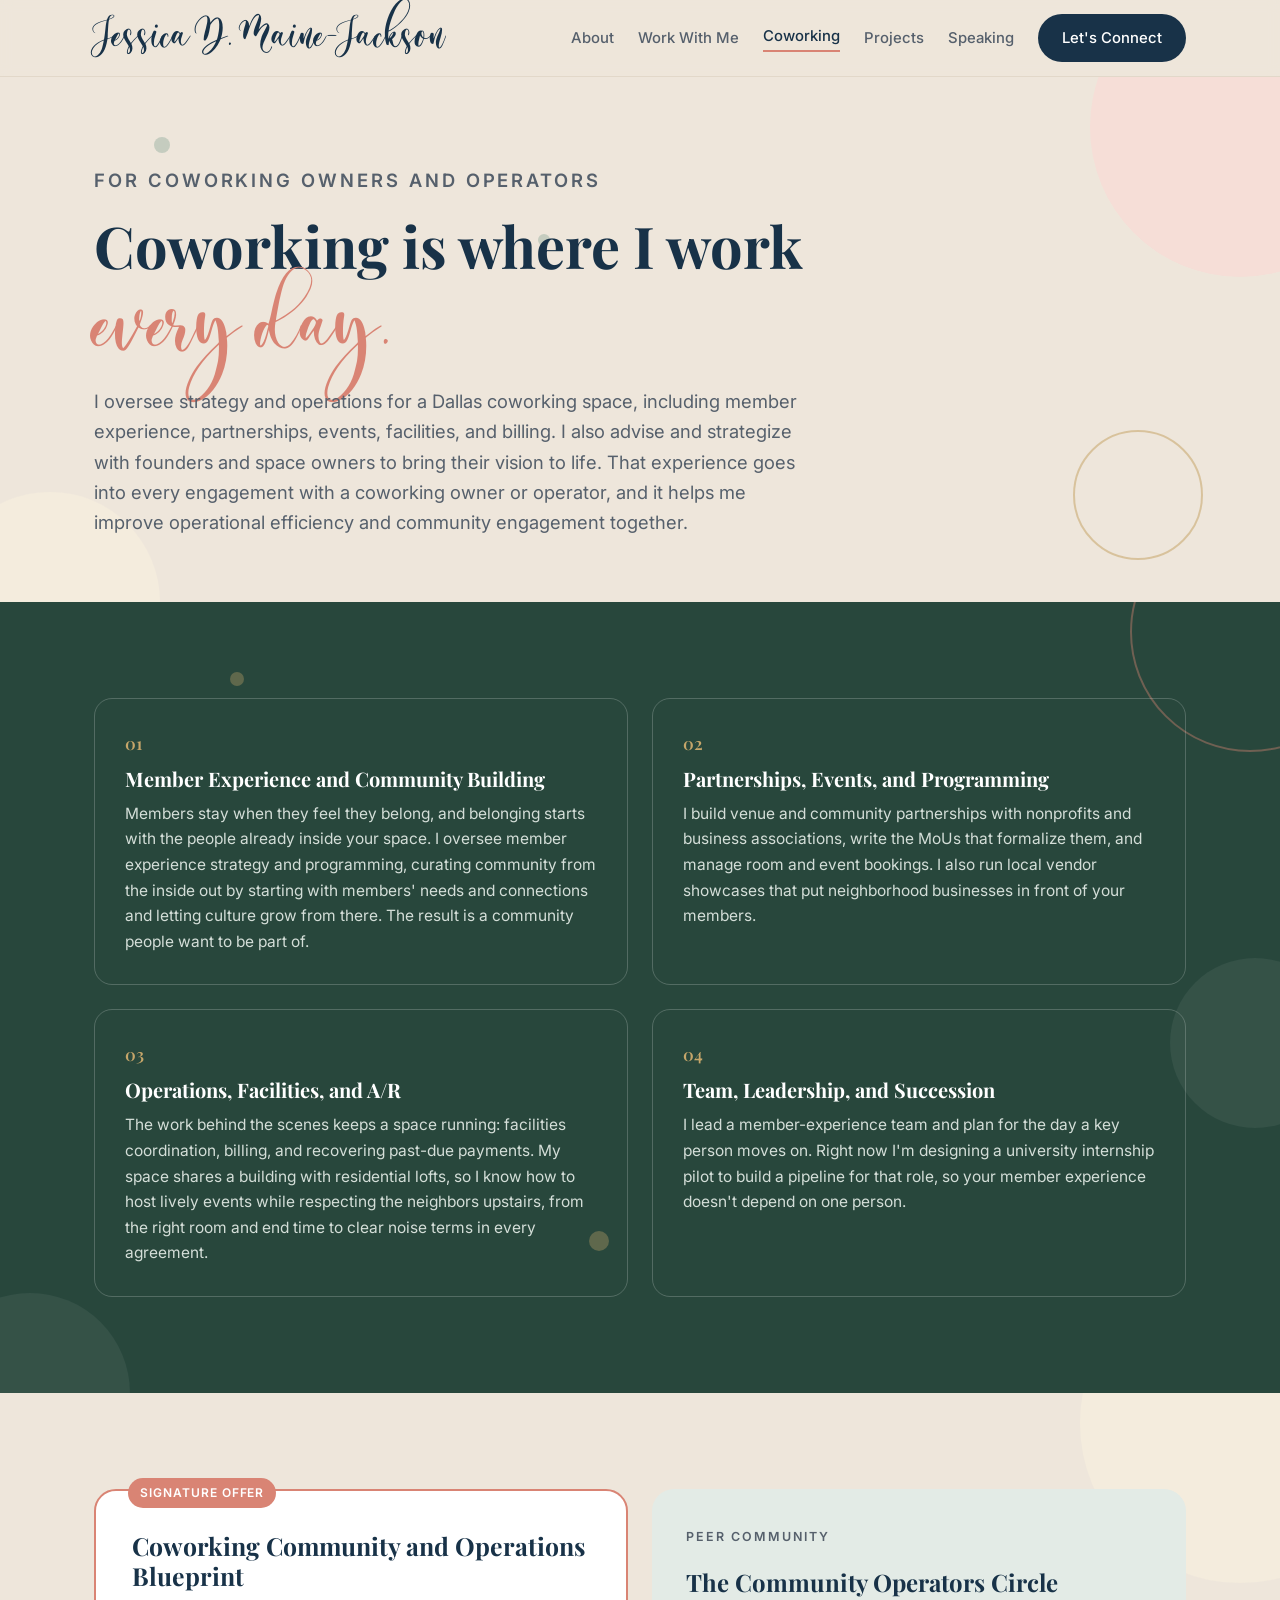
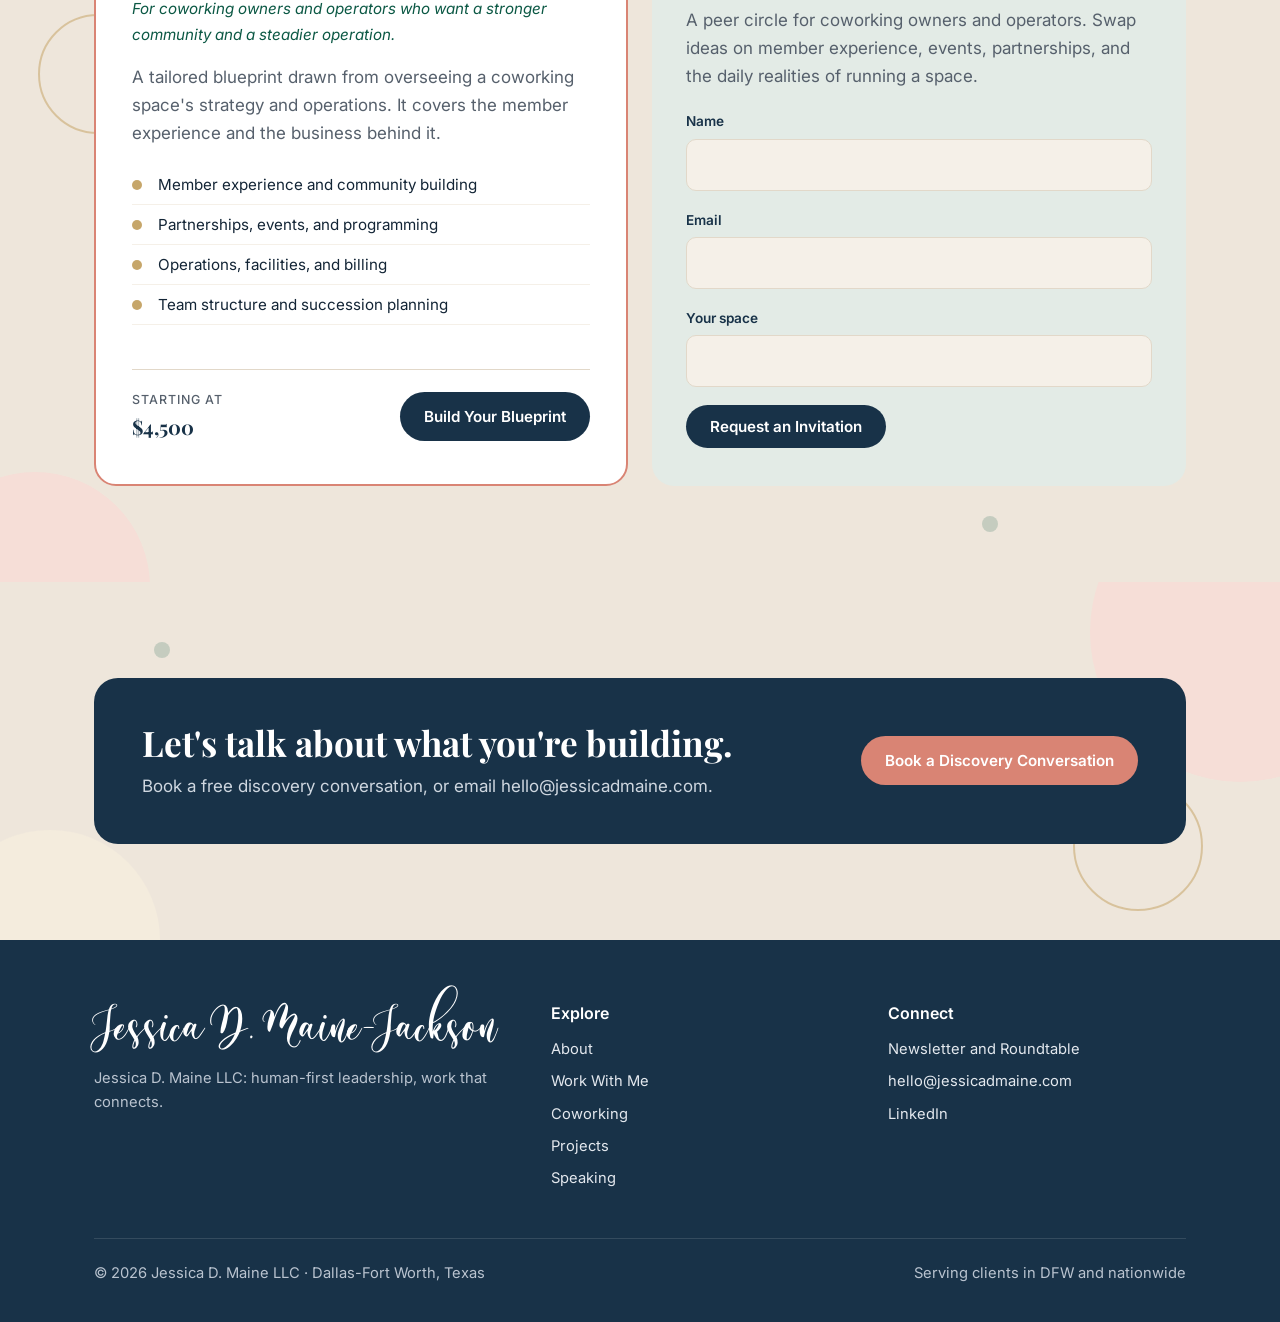
<file: coworking.html>
<!DOCTYPE html>
<html lang="en">
<head>
<meta charset="UTF-8">
<meta name="viewport" content="width=device-width, initial-scale=1.0">
<title>Coworking Operations Consulting | Jessica D. Maine-Jackson</title>
<meta name="description" content="Strategy and operations guidance for coworking founders and space owners, from a leader who oversees a Dallas coworking space.">
<link rel="preconnect" href="https://fonts.googleapis.com">
<link rel="preconnect" href="https://fonts.gstatic.com" crossorigin>
<link href="https://fonts.googleapis.com/css2?family=Playfair+Display:ital,wght@0,400;0,600;0,700;1,400&family=Inter:wght@400;500;600&display=swap" rel="stylesheet">
<link rel="stylesheet" href="styles.css">
</head>
<body>

<header>
  <div class="wrap">
    <nav>
      <a href="index.html" class="logo">Jessica D. Maine-Jackson</a>
      <button class="menu-toggle" aria-label="Open menu" onclick="document.querySelector('.links').classList.toggle('open')">&#9776;</button>
      <div class="links">
        <a href="about.html">About</a>
        <a href="work-with-me.html">Work With Me</a>
        <a href="coworking.html" class="active">Coworking</a>
        <a href="projects.html">Projects</a>
        <a href="speaking.html">Speaking</a>
        <a href="connect.html" class="btn">Let's Connect</a>
      </div>
    </nav>
  </div>
</header>

<main>

  <section class="page-hero">
    <div class="bubbles v1" aria-hidden="true"><i class="fill-coral"></i><i class="ring-gold"></i><i class="fill-gold"></i><i class="dot"></i><i class="dot"></i></div>
    <div class="wrap">
      <p class="eyebrow">For Coworking Owners and Operators</p>
      <h1>Coworking is where I work <span class="script" style="font-size:1.15em">every day.</span></h1>
      <p>I oversee strategy and operations for a Dallas coworking space, including member experience, partnerships, events, facilities, and billing. I also advise and strategize with founders and space owners to bring their vision to life. That experience goes into every engagement with a coworking owner or operator, and it helps me improve operational efficiency and community engagement together.</p>
    </div>
  </section>

  <section class="dark">
    <div class="bubbles v2" aria-hidden="true"><i class="ring-coral"></i><i class="fill-sage"></i><i class="fill-coral"></i><i class="dot"></i><i class="dot"></i></div>
    <div class="wrap">
      <div class="grid-2">
        <div class="card-outline"><div class="num">01</div><h3>Member Experience and Community Building</h3><p>Members stay when they feel they belong, and belonging starts with the people already inside your space. I oversee member experience strategy and programming, curating community from the inside out by starting with members&#39; needs and connections and letting culture grow from there. The result is a community people want to be part of.</p></div>
        <div class="card-outline"><div class="num">02</div><h3>Partnerships, Events, and Programming</h3><p>I build venue and community partnerships with nonprofits and business associations, write the MoUs that formalize them, and manage room and event bookings. I also run local vendor showcases that put neighborhood businesses in front of your members.</p></div>
        <div class="card-outline"><div class="num">03</div><h3>Operations, Facilities, and A/R</h3><p>The work behind the scenes keeps a space running: facilities coordination, billing, and recovering past-due payments. My space shares a building with residential lofts, so I know how to host lively events while respecting the neighbors upstairs, from the right room and end time to clear noise terms in every agreement.</p></div>
        <div class="card-outline"><div class="num">04</div><h3>Team, Leadership, and Succession</h3><p>I lead a member-experience team and plan for the day a key person moves on. Right now I'm designing a university internship pilot to build a pipeline for that role, so your member experience doesn't depend on one person.</p></div>
      </div>
    </div>
  </section>

  <section>
    <div class="bubbles v3" aria-hidden="true"><i class="fill-gold"></i><i class="ring-gold"></i><i class="fill-coral"></i><i class="dot"></i><i class="dot"></i></div>
    <div class="wrap grid-2" style="align-items:stretch">
      <div class="offer featured"><span class="badge">Signature Offer</span>
        <h3>Coworking Community and Operations Blueprint</h3>
        <p class="for">For coworking owners and operators who want a stronger community and a steadier operation.</p>
        <p>A tailored blueprint drawn from overseeing a coworking space's strategy and operations. It covers the member experience and the business behind it.</p>
        <ul><li>Member experience and community building</li><li>Partnerships, events, and programming</li><li>Operations, facilities, and billing</li><li>Team structure and succession planning</li></ul>
        <div class="price"><div><small>Starting at</small><strong>$4,500</strong></div><a href="connect.html#contact" class="btn">Build Your Blueprint</a></div>
      </div>
      <div class="connect-block" style="background:var(--sage)">
        <p class="eyebrow">Peer Community</p>
        <h3>The Community Operators Circle</h3>
        <p>A peer circle for coworking owners and operators. Swap ideas on member experience, events, partnerships, and the daily realities of running a space.</p>
        <form name="operators-circle" method="POST" data-netlify="true" netlify-honeypot="bot-field">
        <input type="hidden" name="form-name" value="operators-circle">
        <p class="hidden"><label>Leave this blank <input name="bot-field"></label></p>
          <label for="oc-name">Name</label><input id="oc-name" name="name" required>
          <label for="oc-email">Email</label><input id="oc-email" type="email" name="email" required>
          <label for="oc-space">Your space</label><input id="oc-space" name="space">
          <button type="submit" class="btn">Request an Invitation</button>
        </form>
      </div>
    </div>
  </section>

  <section>
    <div class="bubbles v1" aria-hidden="true"><i class="fill-coral"></i><i class="ring-gold"></i><i class="fill-gold"></i><i class="dot"></i><i class="dot"></i></div>
    <div class="wrap">
      <div class="cta-band">
        <div>
          <h2>Let's talk about what you're building.</h2>
          <p>Book a free discovery conversation, or email hello@jessicadmaine.com.</p>
        </div>
        <a href="connect.html#contact" class="btn coral">Book a Discovery Conversation</a>
      </div>
    </div>
  </section>
</main>

<footer>
  <div class="wrap">
    <div class="foot-grid">
      <div>
        <a href="index.html" class="logo">Jessica D. Maine-Jackson</a>
        <p style="margin-top:12px">Jessica D. Maine LLC: human-first leadership, work that connects.</p>
      </div>
      <div>
        <h4>Explore</h4>
        <ul><li><a href="about.html">About</a></li><li><a href="work-with-me.html">Work With Me</a></li><li><a href="coworking.html">Coworking</a></li><li><a href="projects.html">Projects</a></li><li><a href="speaking.html">Speaking</a></li></ul>
      </div>
      <div>
        <h4>Connect</h4>
        <ul><li><a href="connect.html">Newsletter and Roundtable</a></li><li><a href="mailto:hello@jessicadmaine.com">hello@jessicadmaine.com</a></li><li><a href="https://www.linkedin.com/in/jessicadmaine" target="_blank" rel="noopener">LinkedIn</a></li></ul>
      </div>
    </div>
    <div class="foot-bottom"><span>&copy; 2026 Jessica D. Maine LLC &middot; Dallas-Fort Worth, Texas</span><span>Serving clients in DFW and nationwide</span></div>
  </div>
</footer>

</body>
</html>
</file>
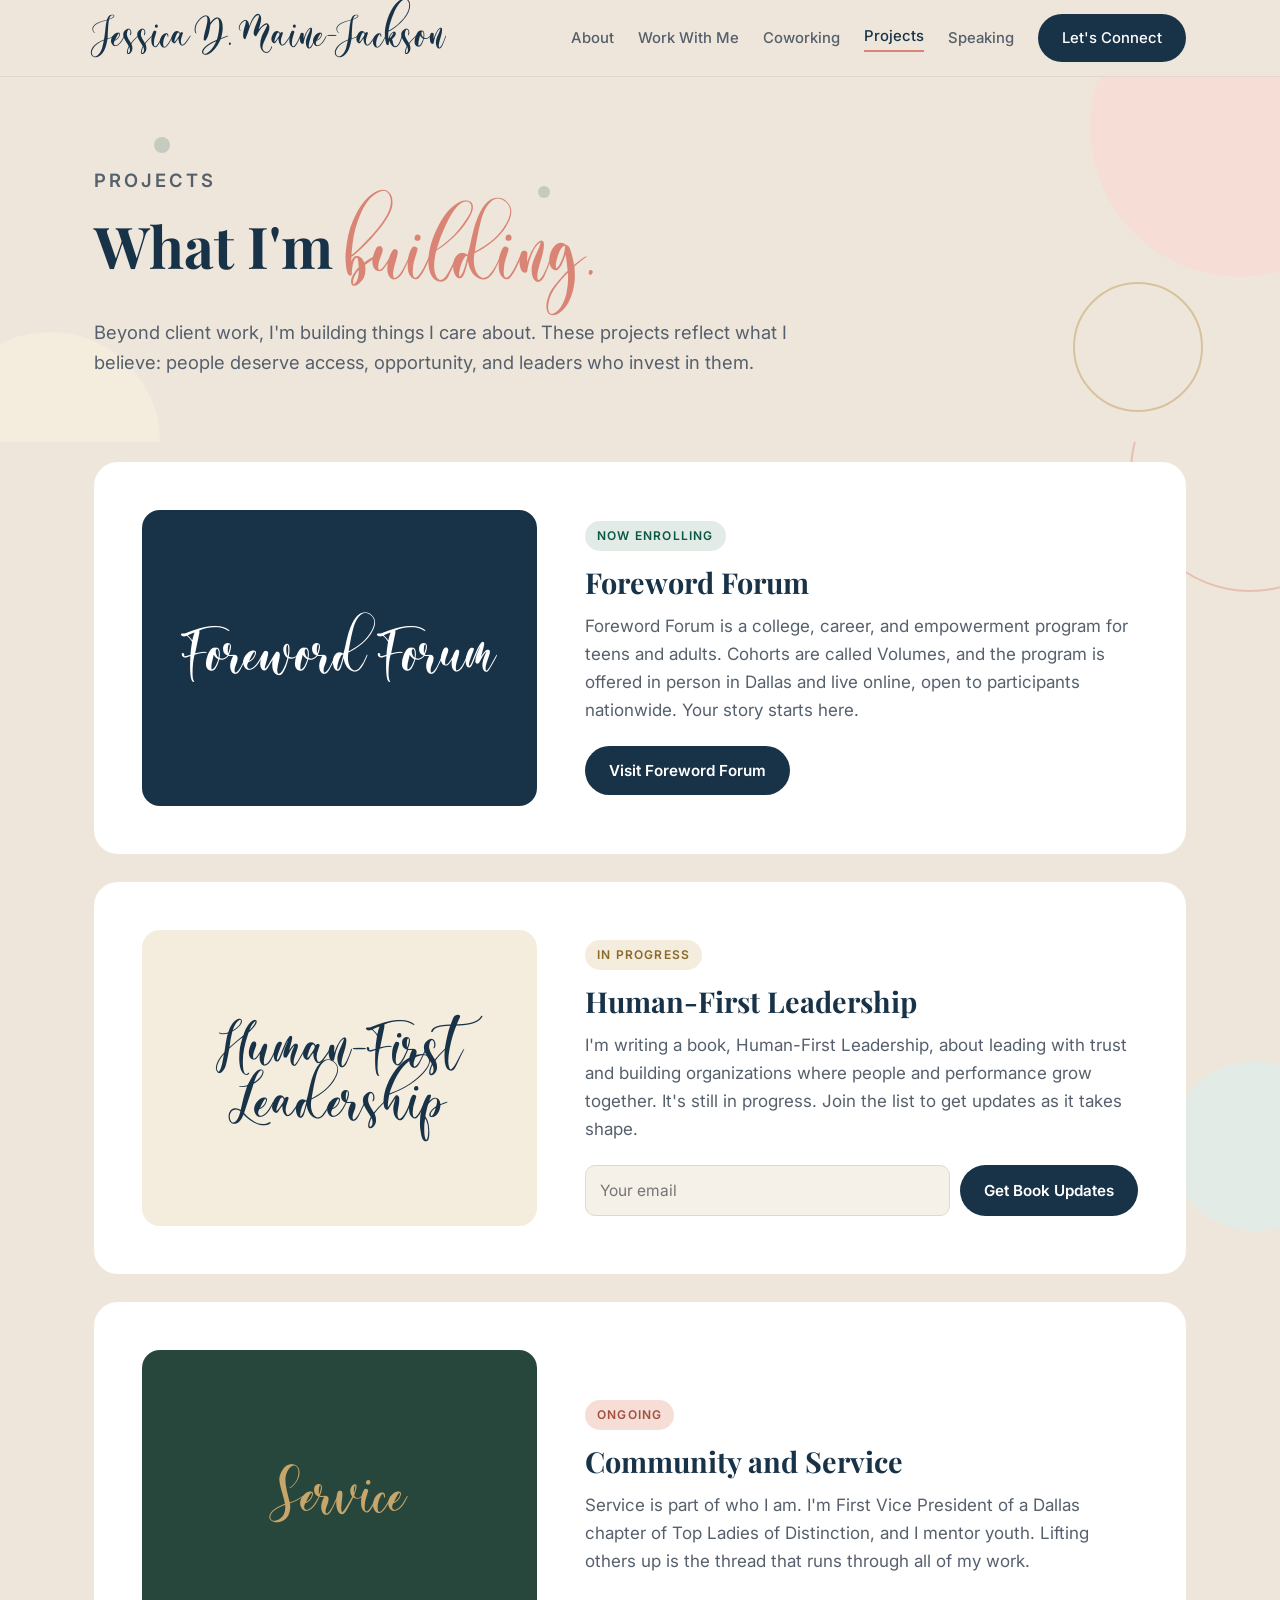
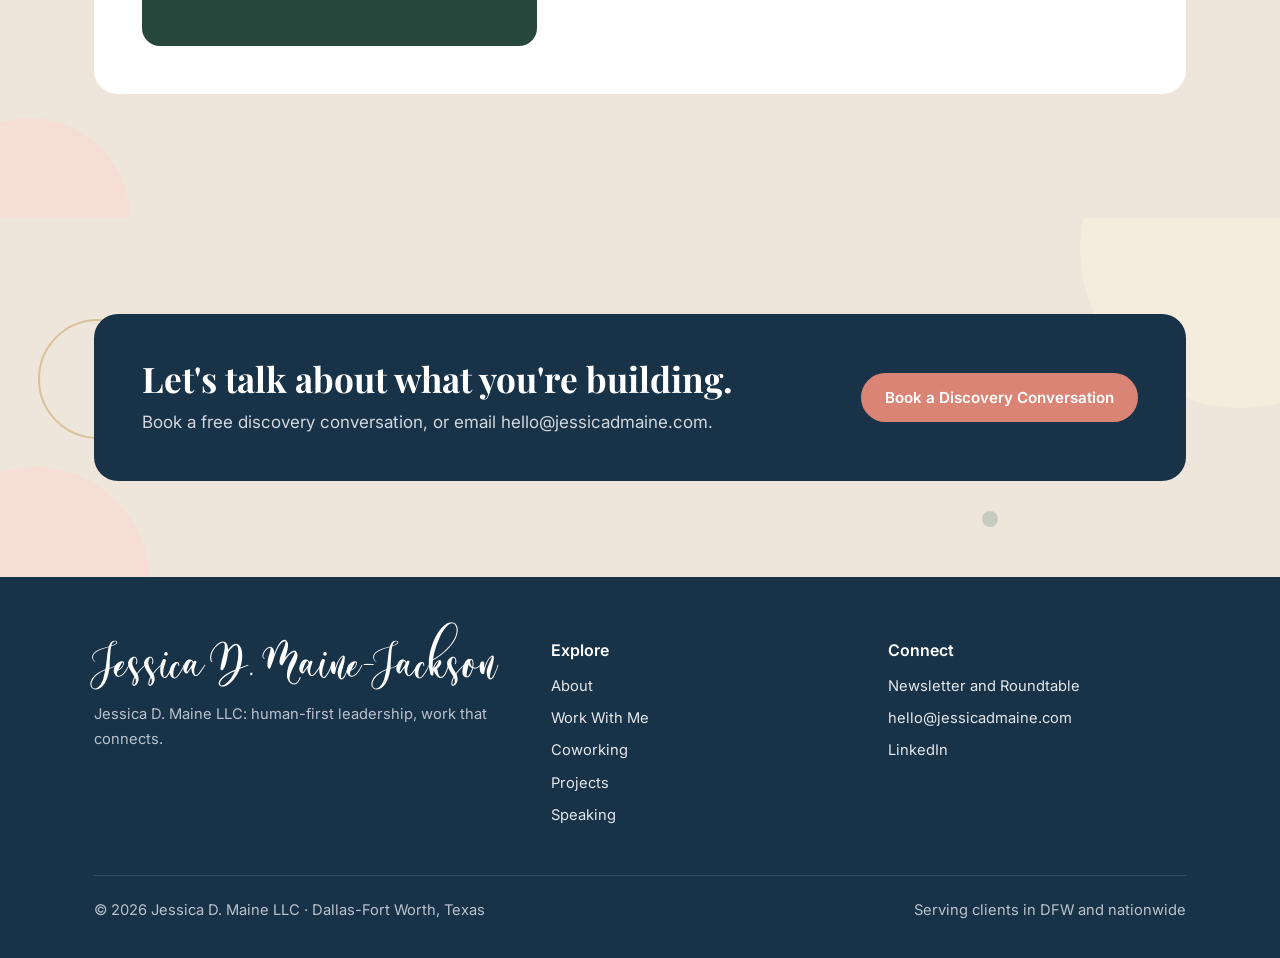
<file: projects.html>
<!DOCTYPE html>
<html lang="en">
<head>
<meta charset="UTF-8">
<meta name="viewport" content="width=device-width, initial-scale=1.0">
<title>Projects | Jessica D. Maine-Jackson</title>
<meta name="description" content="Foreword Forum, the Human-First Leadership book, and community service.">
<link rel="preconnect" href="https://fonts.googleapis.com">
<link rel="preconnect" href="https://fonts.gstatic.com" crossorigin>
<link href="https://fonts.googleapis.com/css2?family=Playfair+Display:ital,wght@0,400;0,600;0,700;1,400&family=Inter:wght@400;500;600&display=swap" rel="stylesheet">
<link rel="stylesheet" href="styles.css">
</head>
<body>

<header>
  <div class="wrap">
    <nav>
      <a href="index.html" class="logo">Jessica D. Maine-Jackson</a>
      <button class="menu-toggle" aria-label="Open menu" onclick="document.querySelector('.links').classList.toggle('open')">&#9776;</button>
      <div class="links">
        <a href="about.html">About</a>
        <a href="work-with-me.html">Work With Me</a>
        <a href="coworking.html">Coworking</a>
        <a href="projects.html" class="active">Projects</a>
        <a href="speaking.html">Speaking</a>
        <a href="connect.html" class="btn">Let's Connect</a>
      </div>
    </nav>
  </div>
</header>

<main>

  <section class="page-hero">
    <div class="bubbles v1" aria-hidden="true"><i class="fill-coral"></i><i class="ring-gold"></i><i class="fill-gold"></i><i class="dot"></i><i class="dot"></i></div>
    <div class="wrap">
      <p class="eyebrow">Projects</p>
      <h1>What I'm <span class="script" style="font-size:1.15em">building.</span></h1>
      <p>Beyond client work, I'm building things I care about. These projects reflect what I believe: people deserve access, opportunity, and leaders who invest in them.</p>
    </div>
  </section>

  <section style="padding-top:20px">
    <div class="bubbles v2" aria-hidden="true"><i class="ring-coral"></i><i class="fill-sage"></i><i class="fill-coral"></i><i class="dot"></i><i class="dot"></i></div>
    <div class="wrap">
      <div class="project">
        <div class="visual" style="background:var(--navy)"><span style="color:var(--white)">Foreword Forum</span></div>
        <div>
          <span class="status live">Now Enrolling</span>
          <h3>Foreword Forum</h3>
          <p>Foreword Forum is a college, career, and empowerment program for teens and adults. Cohorts are called Volumes, and the program is offered in person in Dallas and live online, open to participants nationwide. Your story starts here.</p>
          <a href="https://forewordforum.com" target="_blank" rel="noopener" class="btn">Visit Foreword Forum</a>
        </div>
      </div>
      <div class="project">
        <div class="visual" style="background:var(--gold-soft)"><span style="color:var(--navy)">Human-First Leadership</span></div>
        <div>
          <span class="status progress">In Progress</span>
          <h3>Human-First Leadership</h3>
          <p>I'm writing a book, Human-First Leadership, about leading with trust and building organizations where people and performance grow together. It's still in progress. Join the list to get updates as it takes shape.</p>
          <form name="book-updates" method="POST" data-netlify="true" netlify-honeypot="bot-field" class="inline-form">
            <input type="hidden" name="form-name" value="book-updates">
        <p class="hidden"><label>Leave this blank <input name="bot-field"></label></p>
            <input type="email" name="email" placeholder="Your email" required aria-label="Email">
            <button type="submit" class="btn">Get Book Updates</button>
          </form>
        </div>
      </div>
      <div class="project">
        <div class="visual" style="background:var(--forest)"><span style="color:var(--gold)">Service</span></div>
        <div>
          <span class="status ongoing">Ongoing</span>
          <h3>Community and Service</h3>
          <p>Service is part of who I am. I'm First Vice President of a Dallas chapter of Top Ladies of Distinction, and I mentor youth. Lifting others up is the thread that runs through all of my work.</p>
        </div>
      </div>
    </div>
  </section>

  <section>
    <div class="bubbles v3" aria-hidden="true"><i class="fill-gold"></i><i class="ring-gold"></i><i class="fill-coral"></i><i class="dot"></i><i class="dot"></i></div>
    <div class="wrap">
      <div class="cta-band">
        <div>
          <h2>Let's talk about what you're building.</h2>
          <p>Book a free discovery conversation, or email hello@jessicadmaine.com.</p>
        </div>
        <a href="connect.html#contact" class="btn coral">Book a Discovery Conversation</a>
      </div>
    </div>
  </section>
</main>

<footer>
  <div class="wrap">
    <div class="foot-grid">
      <div>
        <a href="index.html" class="logo">Jessica D. Maine-Jackson</a>
        <p style="margin-top:12px">Jessica D. Maine LLC: human-first leadership, work that connects.</p>
      </div>
      <div>
        <h4>Explore</h4>
        <ul><li><a href="about.html">About</a></li><li><a href="work-with-me.html">Work With Me</a></li><li><a href="coworking.html">Coworking</a></li><li><a href="projects.html">Projects</a></li><li><a href="speaking.html">Speaking</a></li></ul>
      </div>
      <div>
        <h4>Connect</h4>
        <ul><li><a href="connect.html">Newsletter and Roundtable</a></li><li><a href="mailto:hello@jessicadmaine.com">hello@jessicadmaine.com</a></li><li><a href="https://www.linkedin.com/in/jessicadmaine" target="_blank" rel="noopener">LinkedIn</a></li></ul>
      </div>
    </div>
    <div class="foot-bottom"><span>&copy; 2026 Jessica D. Maine LLC &middot; Dallas-Fort Worth, Texas</span><span>Serving clients in DFW and nationwide</span></div>
  </div>
</footer>

</body>
</html>
</file>
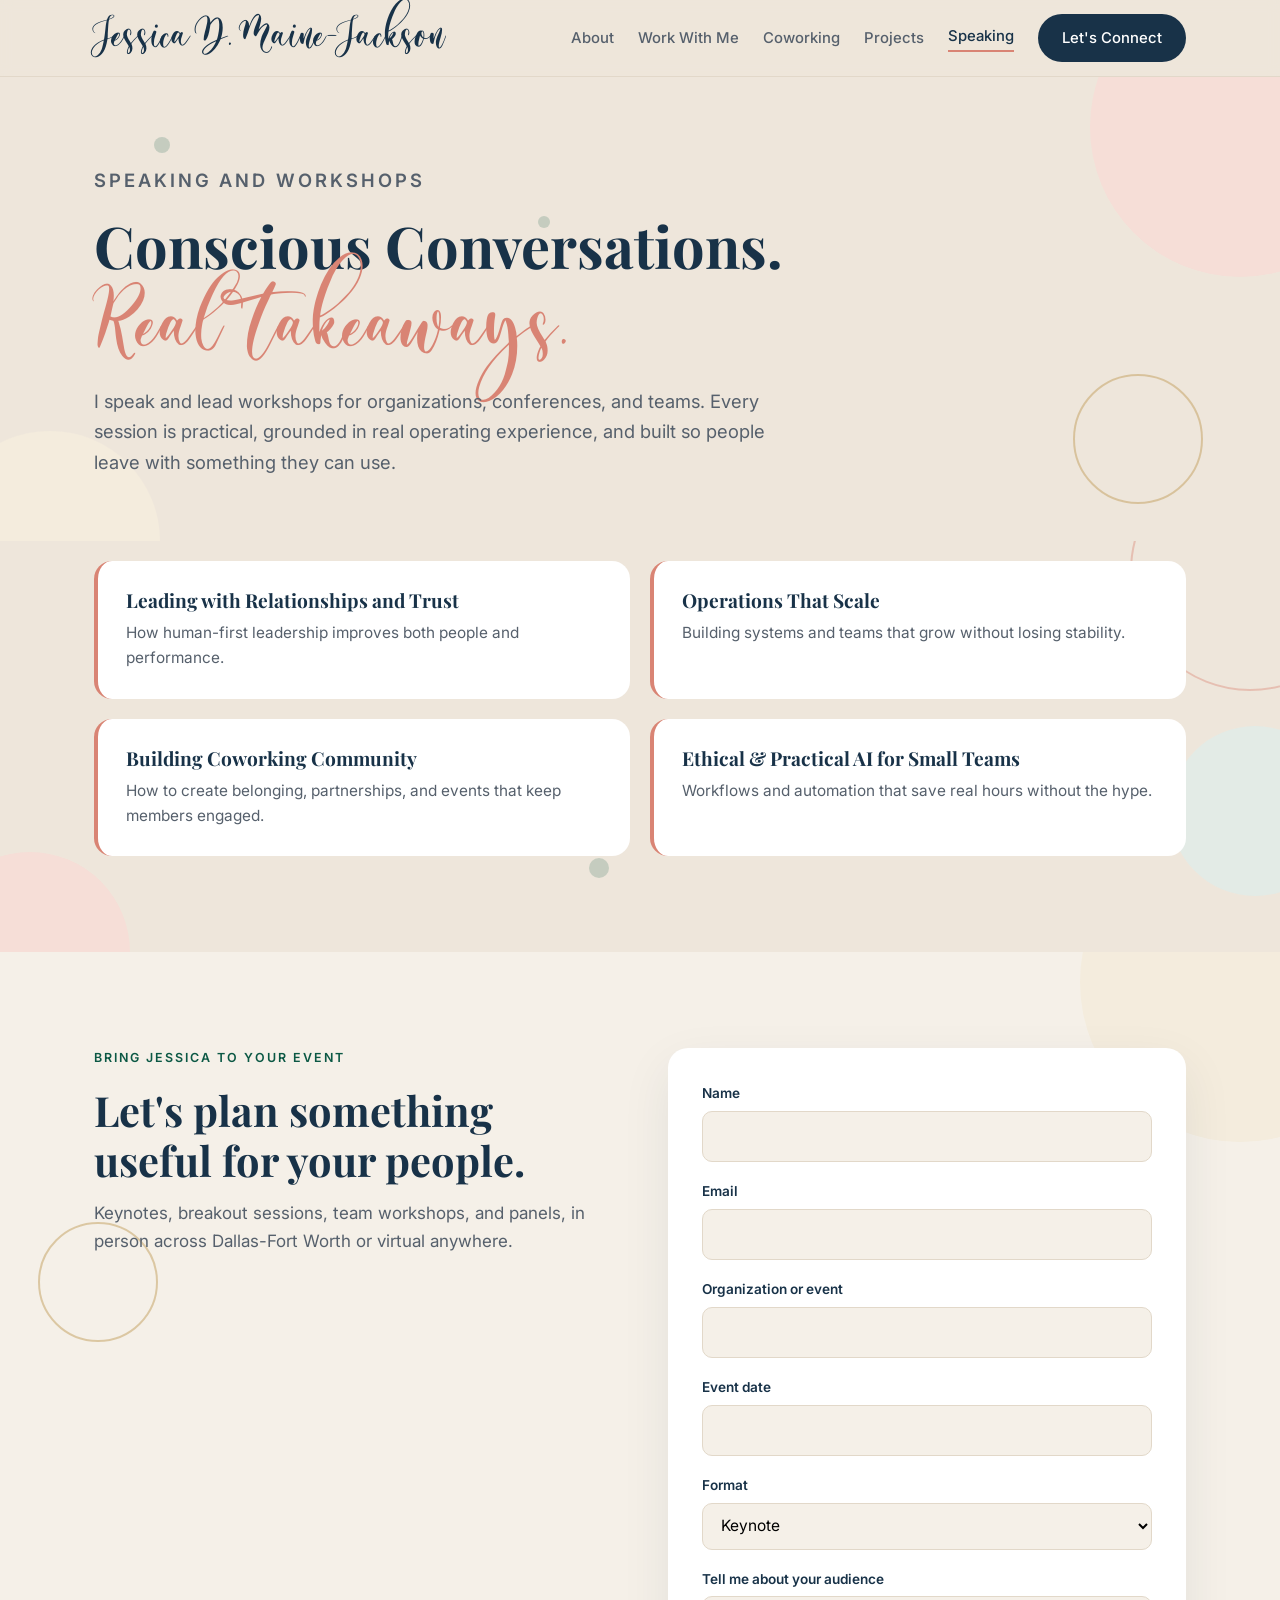
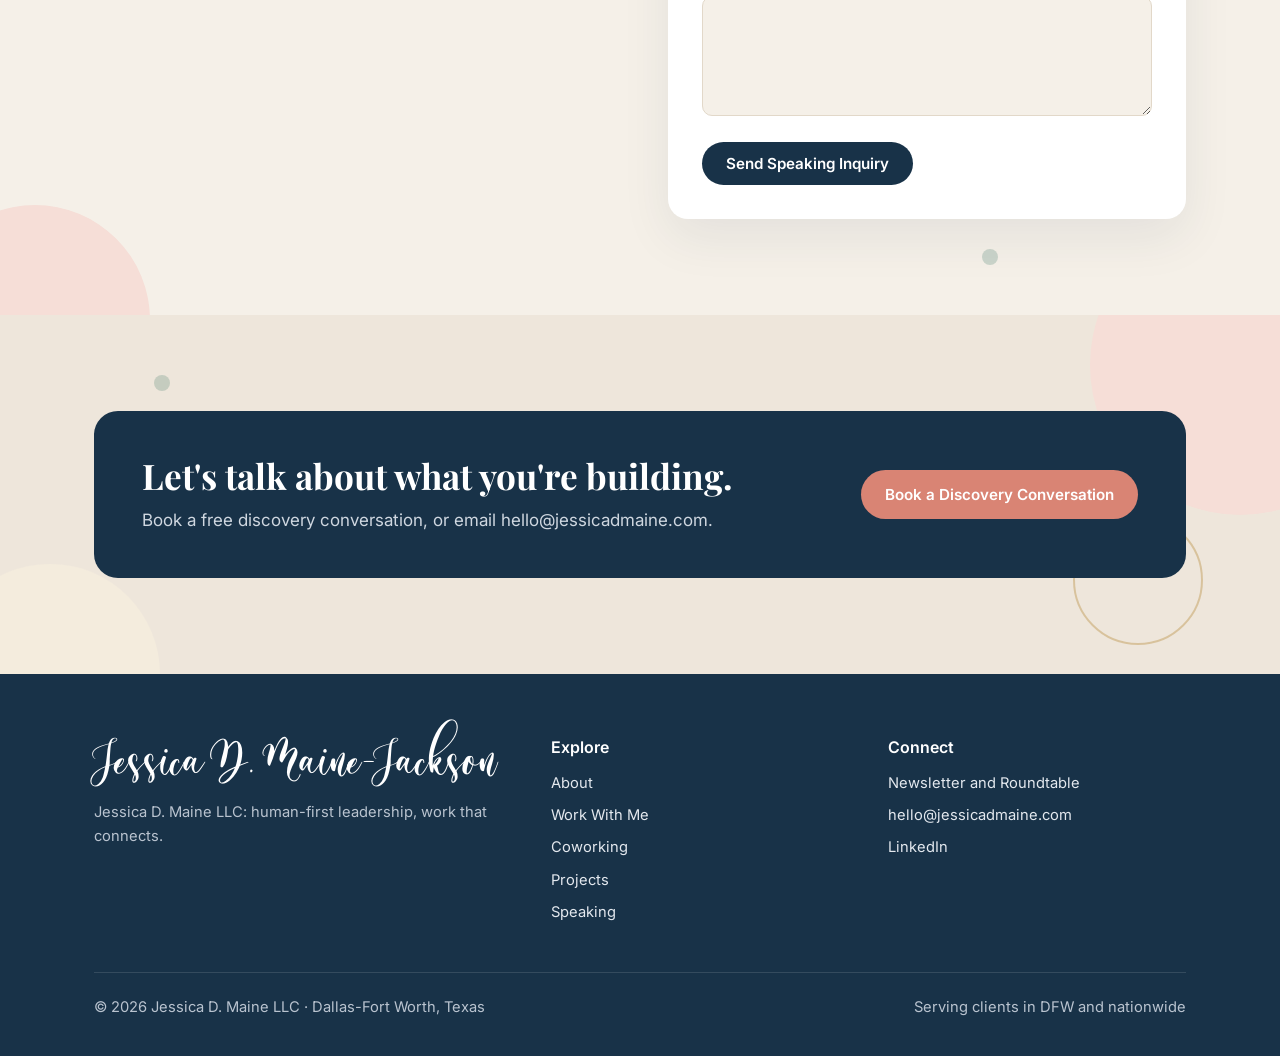
<file: speaking.html>
<!DOCTYPE html>
<html lang="en">
<head>
<meta charset="UTF-8">
<meta name="viewport" content="width=device-width, initial-scale=1.0">
<title>Speaking and Workshops | Jessica D. Maine-Jackson</title>
<meta name="description" content="Book Jessica D. Maine-Jackson to speak or lead a workshop on human-first leadership, scalable operations, coworking community, and practical AI.">
<link rel="preconnect" href="https://fonts.googleapis.com">
<link rel="preconnect" href="https://fonts.gstatic.com" crossorigin>
<link href="https://fonts.googleapis.com/css2?family=Playfair+Display:ital,wght@0,400;0,600;0,700;1,400&family=Inter:wght@400;500;600&display=swap" rel="stylesheet">
<link rel="stylesheet" href="styles.css">
</head>
<body>

<header>
  <div class="wrap">
    <nav>
      <a href="index.html" class="logo">Jessica D. Maine-Jackson</a>
      <button class="menu-toggle" aria-label="Open menu" onclick="document.querySelector('.links').classList.toggle('open')">&#9776;</button>
      <div class="links">
        <a href="about.html">About</a>
        <a href="work-with-me.html">Work With Me</a>
        <a href="coworking.html">Coworking</a>
        <a href="projects.html">Projects</a>
        <a href="speaking.html" class="active">Speaking</a>
        <a href="connect.html" class="btn">Let's Connect</a>
      </div>
    </nav>
  </div>
</header>

<main>

  <section class="page-hero">
    <div class="bubbles v1" aria-hidden="true"><i class="fill-coral"></i><i class="ring-gold"></i><i class="fill-gold"></i><i class="dot"></i><i class="dot"></i></div>
    <div class="wrap">
      <p class="eyebrow">Speaking and Workshops</p>
      <h1>Conscious Conversations. <br><span class="script" style="font-size:1.15em;white-space:nowrap;display:inline-block">Real Takeaways.</span></h1>
      <p>I speak and lead workshops for organizations, conferences, and teams. Every session is practical, grounded in real operating experience, and built so people leave with something they can use.</p>
    </div>
  </section>

  <section style="padding-top:20px">
    <div class="bubbles v2" aria-hidden="true"><i class="ring-coral"></i><i class="fill-sage"></i><i class="fill-coral"></i><i class="dot"></i><i class="dot"></i></div>
    <div class="wrap">
      <div class="topics">
        <div class="topic"><h3>Leading with Relationships and Trust</h3><p>How human-first leadership improves both people and performance.</p></div>
        <div class="topic"><h3>Operations That Scale</h3><p>Building systems and teams that grow without losing stability.</p></div>
        <div class="topic"><h3>Building Coworking Community</h3><p>How to create belonging, partnerships, and events that keep members engaged.</p></div>
        <div class="topic"><h3>Ethical &amp; Practical AI for Small Teams</h3><p>Workflows and automation that save real hours without the hype.</p></div>
      </div>
    </div>
  </section>

  <section class="cream">
    <div class="bubbles v3" aria-hidden="true"><i class="fill-gold"></i><i class="ring-gold"></i><i class="fill-coral"></i><i class="dot"></i><i class="dot"></i></div>
    <div class="wrap contact-grid">
      <div>
        <p class="eyebrow">Bring Jessica to Your Event</p>
        <h2 style="font-size:clamp(2rem,4vw,2.6rem);margin-bottom:14px">Let's plan something useful for your people.</h2>
        <p style="color:var(--muted)">Keynotes, breakout sessions, team workshops, and panels, in person across Dallas-Fort Worth or virtual anywhere.</p>
      </div>
      <form name="speaking" method="POST" data-netlify="true" netlify-honeypot="bot-field" class="panel">
        <input type="hidden" name="form-name" value="speaking">
        <p class="hidden"><label>Leave this blank <input name="bot-field"></label></p>
        <label for="sp-name">Name</label><input id="sp-name" name="name" required>
        <label for="sp-email">Email</label><input id="sp-email" type="email" name="email" required>
        <label for="sp-org">Organization or event</label><input id="sp-org" name="organization">
        <label for="sp-date">Event date</label><input id="sp-date" name="event-date">
        <label for="sp-format">Format</label>
        <select id="sp-format" name="format"><option>Keynote</option><option>Workshop</option><option>Panel</option><option>Team session</option><option>Not sure yet</option></select>
        <label for="sp-msg">Tell me about your audience</label><textarea id="sp-msg" name="message"></textarea>
        <button type="submit" class="btn">Send Speaking Inquiry</button>
      </form>
    </div>
  </section>

  <section>
    <div class="bubbles v1" aria-hidden="true"><i class="fill-coral"></i><i class="ring-gold"></i><i class="fill-gold"></i><i class="dot"></i><i class="dot"></i></div>
    <div class="wrap">
      <div class="cta-band">
        <div>
          <h2>Let's talk about what you're building.</h2>
          <p>Book a free discovery conversation, or email hello@jessicadmaine.com.</p>
        </div>
        <a href="connect.html#contact" class="btn coral">Book a Discovery Conversation</a>
      </div>
    </div>
  </section>
</main>

<footer>
  <div class="wrap">
    <div class="foot-grid">
      <div>
        <a href="index.html" class="logo">Jessica D. Maine-Jackson</a>
        <p style="margin-top:12px">Jessica D. Maine LLC: human-first leadership, work that connects.</p>
      </div>
      <div>
        <h4>Explore</h4>
        <ul><li><a href="about.html">About</a></li><li><a href="work-with-me.html">Work With Me</a></li><li><a href="coworking.html">Coworking</a></li><li><a href="projects.html">Projects</a></li><li><a href="speaking.html">Speaking</a></li></ul>
      </div>
      <div>
        <h4>Connect</h4>
        <ul><li><a href="connect.html">Newsletter and Roundtable</a></li><li><a href="mailto:hello@jessicadmaine.com">hello@jessicadmaine.com</a></li><li><a href="https://www.linkedin.com/in/jessicadmaine" target="_blank" rel="noopener">LinkedIn</a></li></ul>
      </div>
    </div>
    <div class="foot-bottom"><span>&copy; 2026 Jessica D. Maine LLC &middot; Dallas-Fort Worth, Texas</span><span>Serving clients in DFW and nationwide</span></div>
  </div>
</footer>

</body>
</html>
</file>
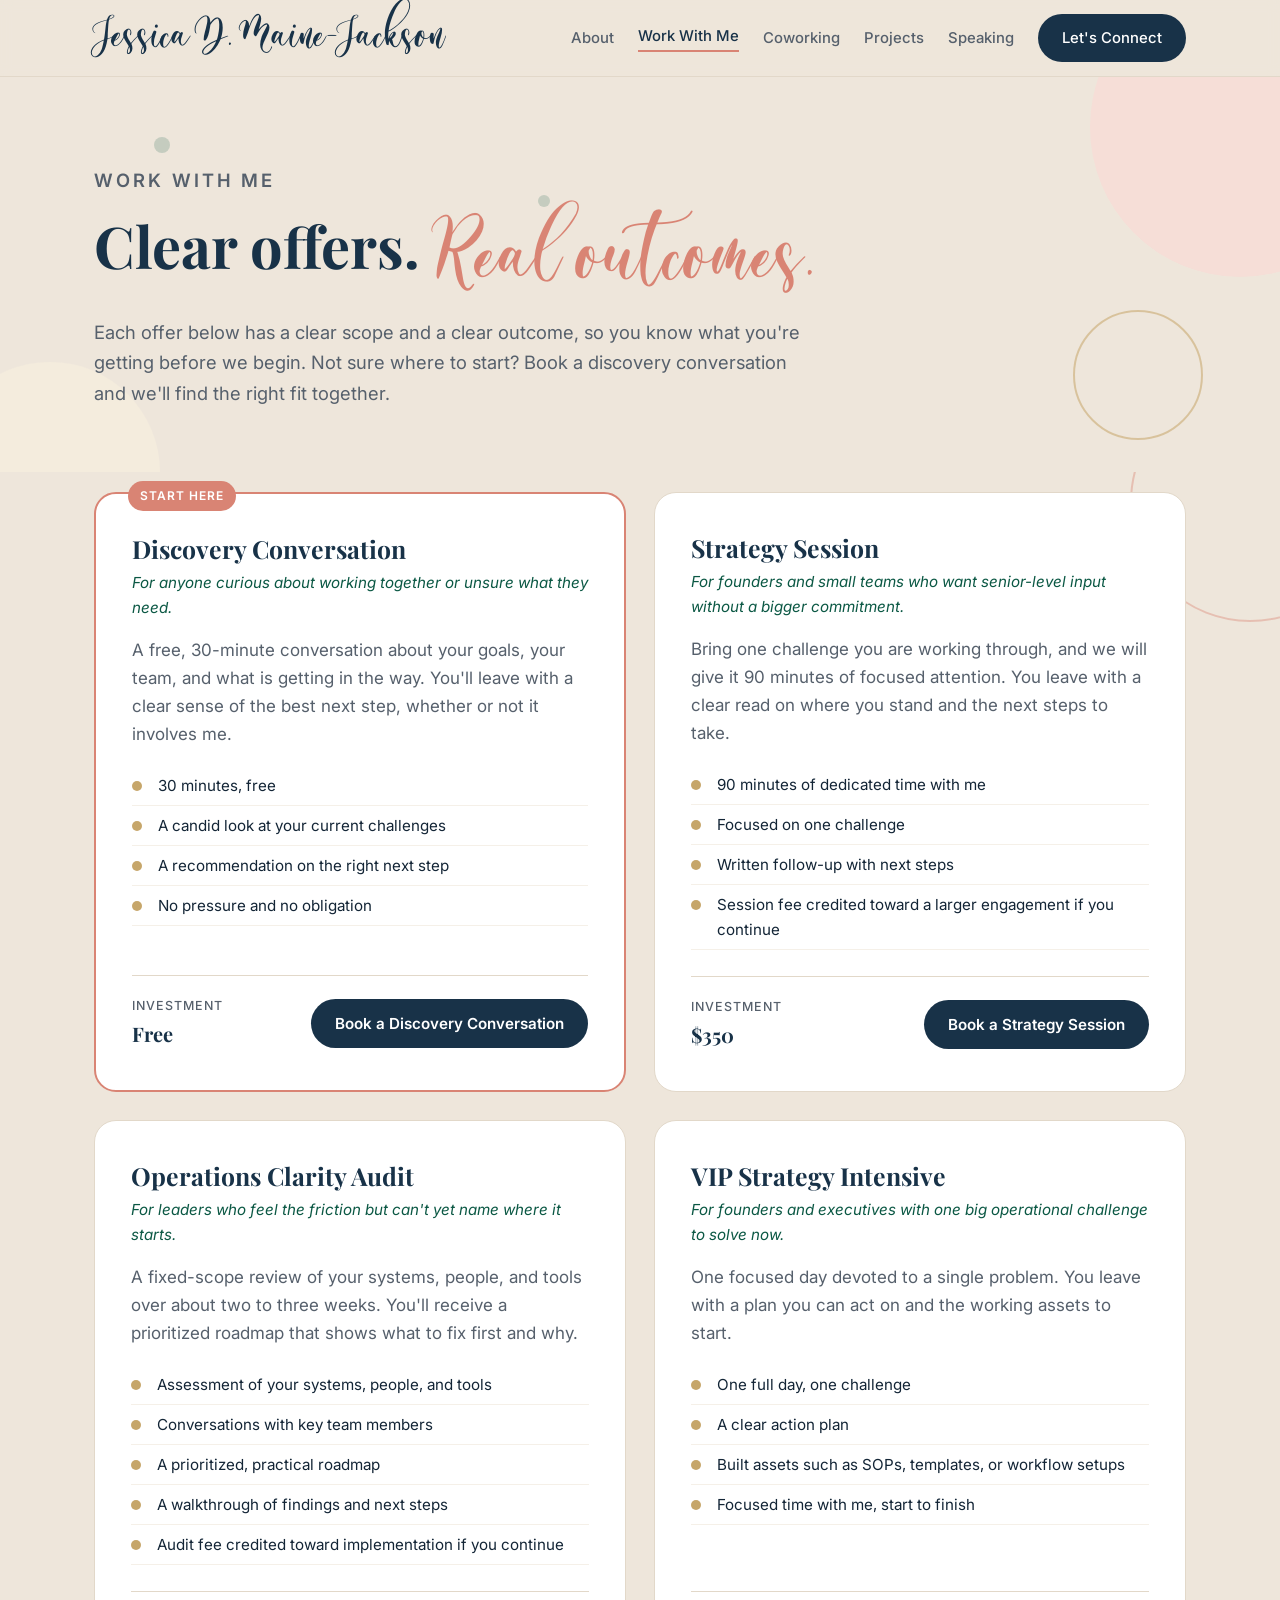
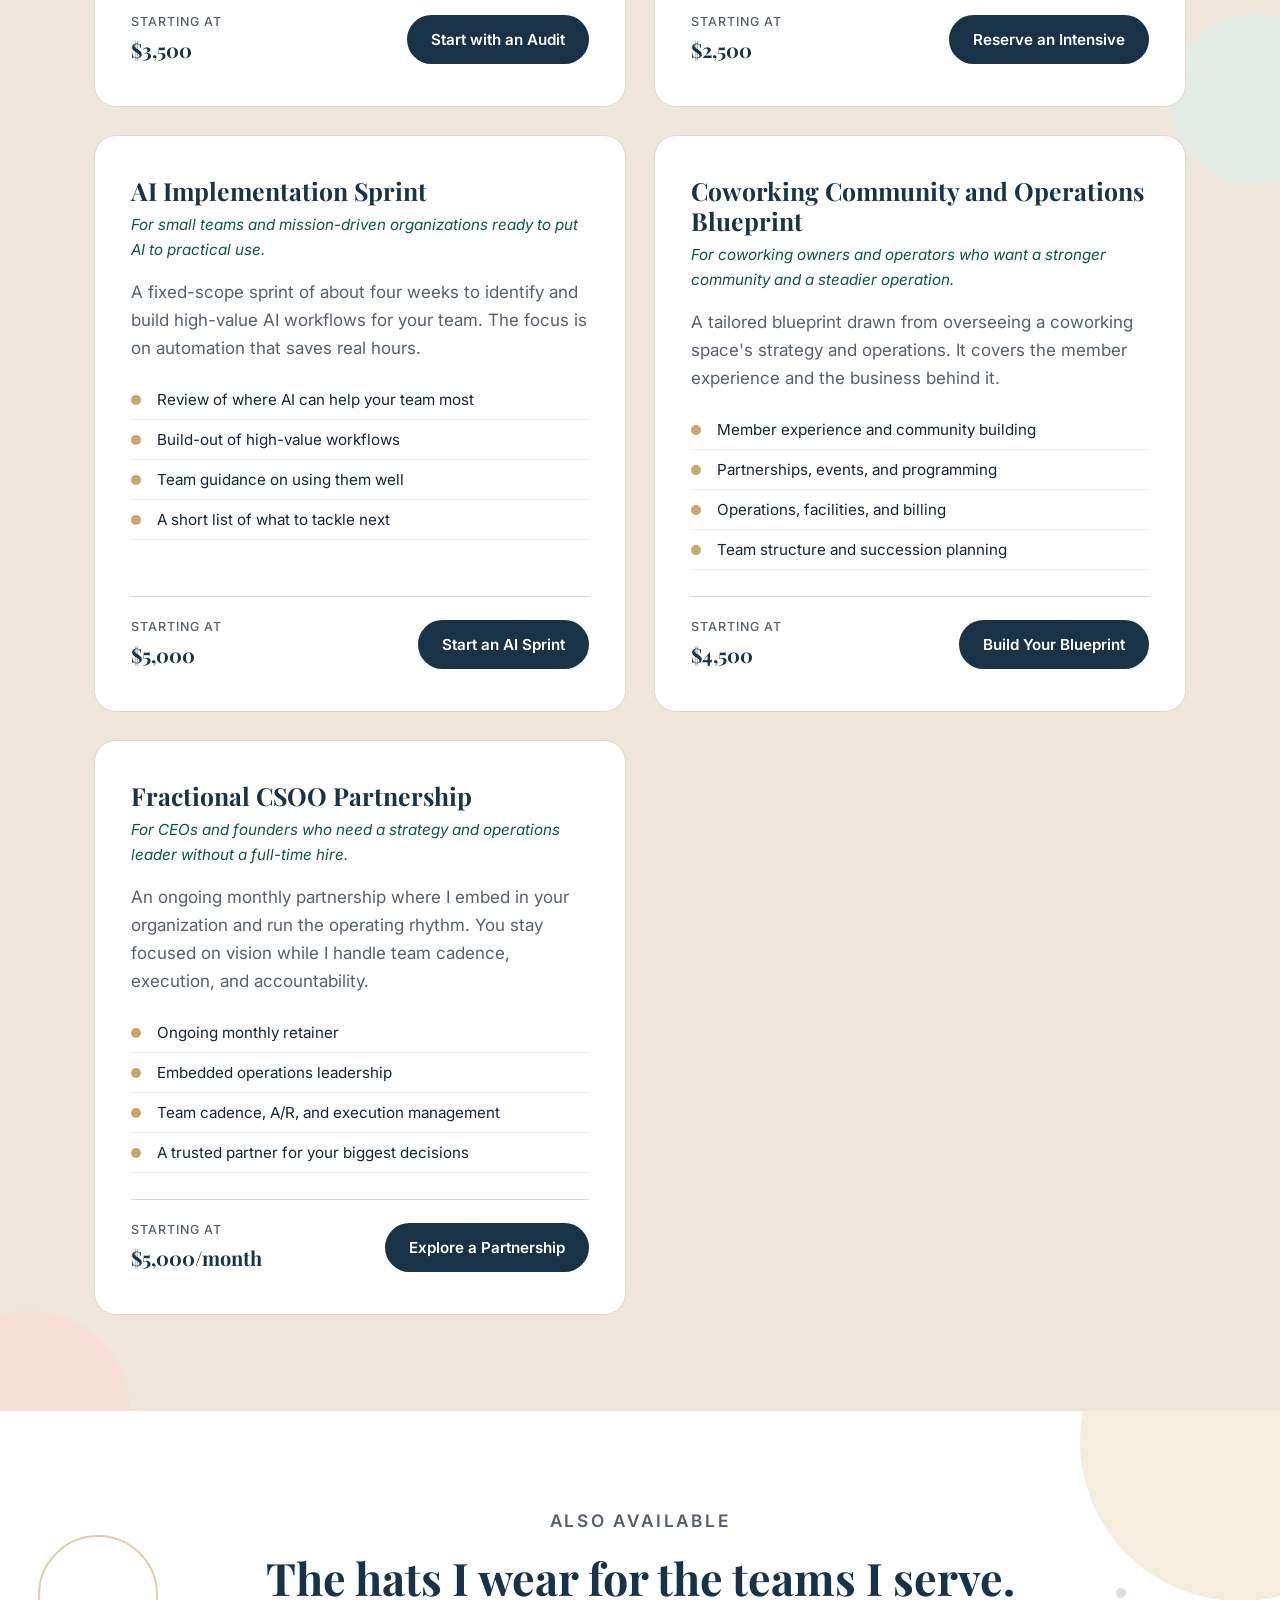
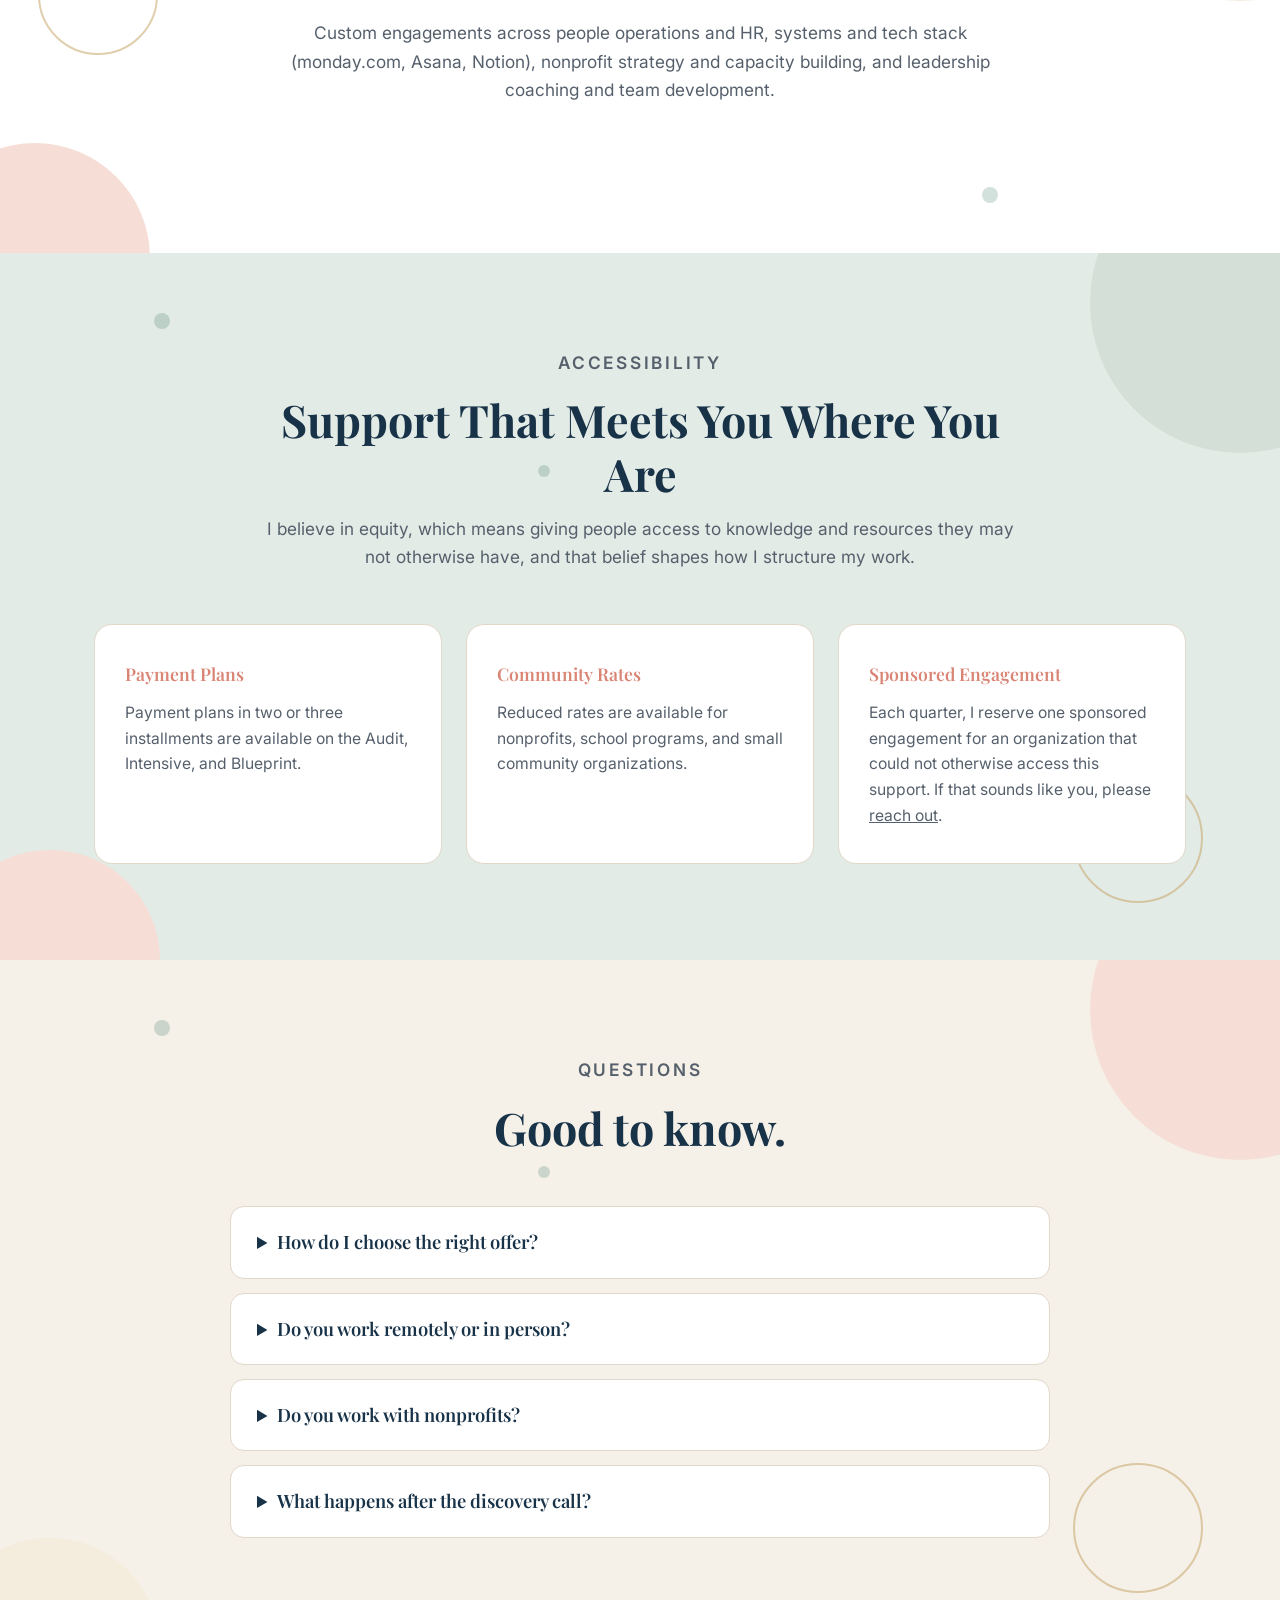
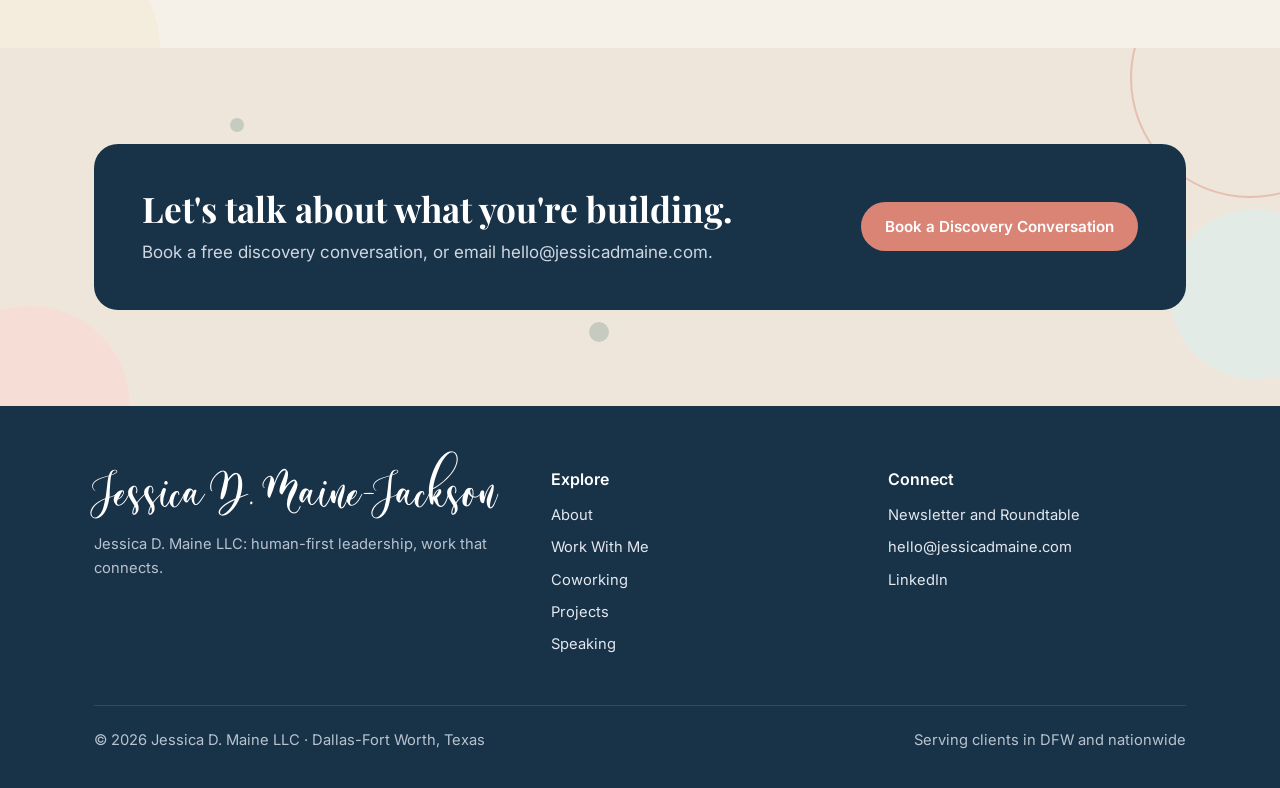
<file: work-with-me.html>
<!DOCTYPE html>
<html lang="en">
<head>
<meta charset="UTF-8">
<meta name="viewport" content="width=device-width, initial-scale=1.0">
<title>Work With Jessica D. Maine-Jackson | Offers and Services</title>
<meta name="description" content="Fractional CSOO partnership, Operations Clarity Audit, VIP Strategy Intensive, AI Implementation Sprint, and Coworking Blueprint.">
<link rel="preconnect" href="https://fonts.googleapis.com">
<link rel="preconnect" href="https://fonts.gstatic.com" crossorigin>
<link href="https://fonts.googleapis.com/css2?family=Playfair+Display:ital,wght@0,400;0,600;0,700;1,400&family=Inter:wght@400;500;600&display=swap" rel="stylesheet">
<link rel="stylesheet" href="styles.css">
</head>
<body>

<header>
  <div class="wrap">
    <nav>
      <a href="index.html" class="logo">Jessica D. Maine-Jackson</a>
      <button class="menu-toggle" aria-label="Open menu" onclick="document.querySelector('.links').classList.toggle('open')">&#9776;</button>
      <div class="links">
        <a href="about.html">About</a>
        <a href="work-with-me.html" class="active">Work With Me</a>
        <a href="coworking.html">Coworking</a>
        <a href="projects.html">Projects</a>
        <a href="speaking.html">Speaking</a>
        <a href="connect.html" class="btn">Let's Connect</a>
      </div>
    </nav>
  </div>
</header>

<main>

  <section class="page-hero">
    <div class="bubbles v1" aria-hidden="true"><i class="fill-coral"></i><i class="ring-gold"></i><i class="fill-gold"></i><i class="dot"></i><i class="dot"></i></div>
    <div class="wrap">
      <p class="eyebrow">Work With Me</p>
      <h1>Clear offers. <span class="script" style="font-size:1.15em">Real outcomes.</span></h1>
      <p>Each offer below has a clear scope and a clear outcome, so you know what you're getting before we begin. Not sure where to start? Book a discovery conversation and we'll find the right fit together.</p>
    </div>
  </section>

  <section style="padding-top:20px">
    <div class="bubbles v2" aria-hidden="true"><i class="ring-coral"></i><i class="fill-sage"></i><i class="fill-coral"></i><i class="dot"></i><i class="dot"></i></div>
    <div class="wrap">
      <div class="offers">
        <div class="offer featured" id="offer-1"><span class="badge">Start Here</span>
          <h3>Discovery Conversation</h3>
          <p class="for">For anyone curious about working together or unsure what they need.</p>
          <p>A free, 30-minute conversation about your goals, your team, and what is getting in the way. You'll leave with a clear sense of the best next step, whether or not it involves me.</p>
          <ul><li>30 minutes, free</li><li>A candid look at your current challenges</li><li>A recommendation on the right next step</li><li>No pressure and no obligation</li></ul>
          <div class="price"><div><small>Investment</small><strong>Free</strong></div><a href="connect.html?interest=1#contact" class="btn">Book a Discovery Conversation</a></div>
        </div>
        <div class="offer" id="offer-8">
          <h3>Strategy Session</h3>
          <p class="for">For founders and small teams who want senior-level input without a bigger commitment.</p>
          <p>Bring one challenge you are working through, and we will give it 90 minutes of focused attention. You leave with a clear read on where you stand and the next steps to take.</p>
          <ul><li>90 minutes of dedicated time with me</li><li>Focused on one challenge</li><li>Written follow-up with next steps</li><li>Session fee credited toward a larger engagement if you continue</li></ul>
          <div class="price"><div><small>Investment</small><strong>$350</strong></div><a href="connect.html?interest=8#contact" class="btn">Book a Strategy Session</a></div>
        </div>
        <div class="offer" id="offer-2">
          <h3>Operations Clarity Audit</h3>
          <p class="for">For leaders who feel the friction but can't yet name where it starts.</p>
          <p>A fixed-scope review of your systems, people, and tools over about two to three weeks. You'll receive a prioritized roadmap that shows what to fix first and why.</p>
          <ul><li>Assessment of your systems, people, and tools</li><li>Conversations with key team members</li><li>A prioritized, practical roadmap</li><li>A walkthrough of findings and next steps</li><li>Audit fee credited toward implementation if you continue</li></ul>
          <div class="price"><div><small>Starting at</small><strong>$3,500</strong></div><a href="connect.html?interest=2#contact" class="btn">Start with an Audit</a></div>
        </div>
        <div class="offer" id="offer-3">
          <h3>VIP Strategy Intensive</h3>
          <p class="for">For founders and executives with one big operational challenge to solve now.</p>
          <p>One focused day devoted to a single problem. You leave with a plan you can act on and the working assets to start.</p>
          <ul><li>One full day, one challenge</li><li>A clear action plan</li><li>Built assets such as SOPs, templates, or workflow setups</li><li>Focused time with me, start to finish</li></ul>
          <div class="price"><div><small>Starting at</small><strong>$2,500</strong></div><a href="connect.html?interest=3#contact" class="btn">Reserve an Intensive</a></div>
        </div>
        <div class="offer" id="offer-4">
          <h3>AI Implementation Sprint</h3>
          <p class="for">For small teams and mission-driven organizations ready to put AI to practical use.</p>
          <p>A fixed-scope sprint of about four weeks to identify and build high-value AI workflows for your team. The focus is on automation that saves real hours.</p>
          <ul><li>Review of where AI can help your team most</li><li>Build-out of high-value workflows</li><li>Team guidance on using them well</li><li>A short list of what to tackle next</li></ul>
          <div class="price"><div><small>Starting at</small><strong>$5,000</strong></div><a href="connect.html?interest=4#contact" class="btn">Start an AI Sprint</a></div>
        </div>
        <div class="offer" id="offer-5">
          <h3>Coworking Community and Operations Blueprint</h3>
          <p class="for">For coworking owners and operators who want a stronger community and a steadier operation.</p>
          <p>A tailored blueprint drawn from overseeing a coworking space's strategy and operations. It covers the member experience and the business behind it.</p>
          <ul><li>Member experience and community building</li><li>Partnerships, events, and programming</li><li>Operations, facilities, and billing</li><li>Team structure and succession planning</li></ul>
          <div class="price"><div><small>Starting at</small><strong>$4,500</strong></div><a href="connect.html?interest=5#contact" class="btn">Build Your Blueprint</a></div>
        </div>
        <div class="offer" id="offer-6">
          <h3>Fractional CSOO Partnership</h3>
          <p class="for">For CEOs and founders who need a strategy and operations leader without a full-time hire.</p>
          <p>An ongoing monthly partnership where I embed in your organization and run the operating rhythm. You stay focused on vision while I handle team cadence, execution, and accountability.</p>
          <ul><li>Ongoing monthly retainer</li><li>Embedded operations leadership</li><li>Team cadence, A/R, and execution management</li><li>A trusted partner for your biggest decisions</li></ul>
          <div class="price"><div><small>Starting at</small><strong>$5,000/month</strong></div><a href="connect.html?interest=6#contact" class="btn">Explore a Partnership</a></div>
        </div>
      </div>
    </div>
  </section>

  <section class="white">
    <div class="bubbles v3" aria-hidden="true"><i class="fill-gold"></i><i class="ring-gold"></i><i class="fill-coral"></i><i class="dot"></i><i class="dot"></i></div>
    <div class="wrap">
      <div class="section-head center">
        <p class="eyebrow">Also Available</p>
        <h2>The hats I wear for the teams I serve.</h2>
        <p>Custom engagements across people operations and HR, systems and tech stack (monday.com, Asana, Notion), nonprofit strategy and capacity building, and leadership coaching and team development.</p>
      </div>
    </div>
  </section>

  <section class="sage" id="access">
    <div class="bubbles v1" aria-hidden="true"><i class="fill-sage"></i><i class="ring-gold"></i><i class="fill-coral"></i><i class="dot"></i><i class="dot"></i></div>
    <div class="wrap">
      <div class="section-head center">
        <p class="eyebrow">Accessibility</p>
        <h2>Support That Meets You Where You Are</h2>
        <p>I believe in equity, which means giving people access to knowledge and resources they may not otherwise have, and that belief shapes how I structure my work.</p>
      </div>
      <div class="grid-3">
        <div class="card"><div class="num">Payment Plans</div><p>Payment plans in two or three installments are available on the Audit, Intensive, and Blueprint.</p></div>
        <div class="card"><div class="num">Community Rates</div><p>Reduced rates are available for nonprofits, school programs, and small community organizations.</p></div>
        <div class="card"><div class="num">Sponsored Engagement</div><p>Each quarter, I reserve one sponsored engagement for an organization that could not otherwise access this support. If that sounds like you, please <a href="connect.html#contact">reach out</a>.</p></div>
      </div>
    </div>
  </section>

  <section class="cream">
    <div class="bubbles v1" aria-hidden="true"><i class="fill-coral"></i><i class="ring-gold"></i><i class="fill-gold"></i><i class="dot"></i><i class="dot"></i></div>
    <div class="wrap">
      <div class="section-head center">
        <p class="eyebrow">Questions</p>
        <h2>Good to know.</h2>
      </div>
      <div class="faq">
        <details><summary>How do I choose the right offer?</summary><p>Start with a discovery conversation. If you know something is off but not what, the Operations Clarity Audit is a strong first step. If you have one specific problem, the Strategy Intensive fits. If you want ongoing leadership support, the Fractional CSOO Partnership is the long-term option.</p></details>
        <details><summary>Do you work remotely or in person?</summary><p>Both. I work with clients across Dallas-Fort Worth in person and with clients nationwide remotely.</p></details>
        <details><summary>Do you work with nonprofits?</summary><p>Yes. I support nonprofits and purpose-driven organizations with strategic planning, organizational assessments, executive search support, and board-ready deliverables.</p></details>
        <details><summary>What happens after the discovery call?</summary><p>I'll follow up with a recommendation on which offer fits best, or tell you honestly if I'm not the right fit. You decide the next step, and there is no pressure.</p></details>
      </div>
    </div>
  </section>

  <section>
    <div class="bubbles v2" aria-hidden="true"><i class="ring-coral"></i><i class="fill-sage"></i><i class="fill-coral"></i><i class="dot"></i><i class="dot"></i></div>
    <div class="wrap">
      <div class="cta-band">
        <div>
          <h2>Let's talk about what you're building.</h2>
          <p>Book a free discovery conversation, or email hello@jessicadmaine.com.</p>
        </div>
        <a href="connect.html#contact" class="btn coral">Book a Discovery Conversation</a>
      </div>
    </div>
  </section>
</main>

<footer>
  <div class="wrap">
    <div class="foot-grid">
      <div>
        <a href="index.html" class="logo">Jessica D. Maine-Jackson</a>
        <p style="margin-top:12px">Jessica D. Maine LLC: human-first leadership, work that connects.</p>
      </div>
      <div>
        <h4>Explore</h4>
        <ul><li><a href="about.html">About</a></li><li><a href="work-with-me.html">Work With Me</a></li><li><a href="coworking.html">Coworking</a></li><li><a href="projects.html">Projects</a></li><li><a href="speaking.html">Speaking</a></li></ul>
      </div>
      <div>
        <h4>Connect</h4>
        <ul><li><a href="connect.html">Newsletter and Roundtable</a></li><li><a href="mailto:hello@jessicadmaine.com">hello@jessicadmaine.com</a></li><li><a href="https://www.linkedin.com/in/jessicadmaine" target="_blank" rel="noopener">LinkedIn</a></li></ul>
      </div>
    </div>
    <div class="foot-bottom"><span>&copy; 2026 Jessica D. Maine LLC &middot; Dallas-Fort Worth, Texas</span><span>Serving clients in DFW and nationwide</span></div>
  </div>
</footer>

</body>
</html>
</file>
<file: styles.css>
/* Jessica D. Maine brand styles
   Palette: Soft Linen, Navy, Muted Coral, Forest Green, Classic Gold, Emerald #0B5844
   Fonts: Almond Whisp (script accents), Playfair Display (headings), Inter (body) */
@font-face{font-family:'Almond Whisp';src:url('fonts/AlmondWhisp.woff2') format('woff2'),url('fonts/AlmondWhisp.woff') format('woff');font-weight:400;font-style:normal;font-display:swap}
:root{
  --linen:#EEE6DB; --navy:#183248; --coral:#D98474; --forest:#28473C; --gold:#C6A66A; --emerald:#0B5844;
  --ink:#132536; --gold-soft:#F4ECDD; --coral-soft:#F6DED7; --cream:#F5F0E8; --stone:#E2D8C9;
  --muted:#56606c; --white:#fff; --sage:#E3EBE6;
}
*{box-sizing:border-box;margin:0;padding:0}
html{scroll-behavior:smooth}
body{font-family:Inter,system-ui,sans-serif;color:var(--ink);background:var(--linen);line-height:1.65;font-size:17px}
h1,h2,h3,h4{font-family:'Playfair Display',Georgia,serif;color:var(--navy);line-height:1.2}
a{color:inherit}
img{max-width:100%;display:block}
.wrap{max-width:1140px;margin:0 auto;padding:0 24px}
.script{font-family:'Almond Whisp',cursive;font-weight:400;color:var(--coral)}
.signature{font-family:'Almond Whisp',cursive;font-size:3rem;color:var(--coral);line-height:1;margin-top:24px}
.eyebrow{text-transform:uppercase;letter-spacing:.16em;font-size:.78rem;font-weight:600;color:var(--emerald);margin-bottom:16px}
.dark .eyebrow{color:var(--gold)}

/* Header */
header{position:sticky;top:0;z-index:30;background:rgba(238,230,219,.95);backdrop-filter:blur(6px);border-bottom:1px solid var(--stone)}
nav{display:flex;align-items:center;justify-content:space-between;height:76px}
.logo{font-family:'Almond Whisp',cursive;font-size:2.1rem;color:var(--navy);text-decoration:none;line-height:1.3;white-space:nowrap}
.logo span{color:var(--coral)}
.links{display:flex;gap:24px;align-items:center}
.links a{text-decoration:none;font-size:.93rem;font-weight:500;color:var(--muted)}
.links a:hover,.links a.active{color:var(--navy)}
.links a.active{border-bottom:2px solid var(--coral);padding-bottom:2px}
.menu-toggle{display:none;background:none;border:none;font-size:1.6rem;color:var(--navy);cursor:pointer}

/* Buttons */
.btn{display:inline-block;background:var(--navy);color:var(--white)!important;padding:12px 24px;border-radius:999px;text-decoration:none;font-weight:600;font-size:.95rem;border:none;cursor:pointer;transition:background .2s;font-family:Inter,sans-serif}
.btn:hover{background:var(--coral)}
.btn.ghost{background:transparent;color:var(--navy)!important;border:1.5px solid var(--navy)}
.btn.ghost:hover{background:var(--navy);color:var(--white)!important}
.btn.gold{background:var(--gold);color:var(--navy)!important}
.btn.gold:hover{background:var(--white)}
.btn.coral{background:var(--coral)}
.btn.coral:hover{background:var(--navy)}
.actions{display:flex;gap:14px;flex-wrap:wrap}

/* Sections */
section{padding:96px 0}
.section-head{max-width:760px;margin-bottom:52px}
.section-head.center{margin-left:auto;margin-right:auto;text-align:center}
.section-head h2{font-size:clamp(2rem,4vw,2.8rem);margin-bottom:14px}
.section-head p{color:var(--muted);font-size:1.08rem}
.white{background:var(--white)}
.cream{background:var(--cream)}
.sage{background:var(--sage)}
.coral-bg{background:var(--coral-soft)}
.dark{background:var(--forest);color:#eef2ef}
.dark.navy{background:var(--navy)}
.dark h2,.dark h3{color:var(--white)}
.dark p{color:#d4ded8}

/* Hero */
.hero{padding:100px 0 92px;position:relative;overflow:hidden}
.hero:after{content:"";position:absolute;right:-160px;top:-120px;width:540px;height:540px;border-radius:50%;background:var(--coral-soft);z-index:-1}
.hero-grid{display:grid;grid-template-columns:1.45fr 1fr;gap:56px;align-items:center}
.hero h1{font-size:clamp(2.6rem,6vw,4.4rem);margin-bottom:24px}
.hero p.lead{font-size:1.18rem;color:var(--muted);max-width:640px;margin-bottom:34px}
.page-hero{padding:88px 0 64px}
.page-hero h1{font-size:clamp(2.4rem,5vw,3.6rem);margin-bottom:18px;max-width:820px}
.page-hero p{font-size:1.15rem;color:var(--muted);max-width:720px}
.portrait{position:relative;aspect-ratio:4/5;width:100%;max-width:440px;margin:0 auto}
.portrait:before{content:"";position:absolute;inset:0;border-radius:50%;border:2px solid var(--gold);transform:translate(18px,14px);z-index:0}
.portrait:after{content:"";position:absolute;width:38%;aspect-ratio:1;border-radius:50%;background:var(--coral-soft);left:-8%;bottom:-4%;z-index:0}
.portrait img{position:relative;z-index:1;width:100%;height:100%;object-fit:cover;object-position:50% 20%;border-radius:50%;border:8px solid var(--white);box-shadow:0 24px 60px rgba(24,50,72,.18)}
.portrait.small{max-width:280px;margin:0 0 36px}
.tags{display:flex;flex-wrap:wrap;gap:10px;margin-top:40px}
.tags span{background:var(--white);border:1px solid var(--stone);border-radius:999px;padding:7px 15px;font-size:.84rem;font-weight:500;color:var(--navy)}

/* Brand promise */
.promise{font-family:'Playfair Display',serif;font-size:clamp(1.5rem,3vw,2.1rem);line-height:1.45;color:var(--navy);max-width:900px;margin:0 auto;text-align:center}
.promise-sig{text-align:center}

/* Three paths */
.paths{display:grid;grid-template-columns:repeat(3,1fr);gap:24px}
.path{background:var(--white);border-radius:22px;padding:38px 32px;display:flex;flex-direction:column;border-top:5px solid var(--coral)}
.path:nth-child(2){border-top-color:var(--emerald)}
.path:nth-child(3){border-top-color:var(--gold)}
.path h3{font-size:1.5rem;margin-bottom:10px}
.path p{color:var(--muted);margin-bottom:24px;flex:1}

/* Cards */
.grid-2{display:grid;grid-template-columns:1fr 1fr;gap:24px}
.grid-3{display:grid;grid-template-columns:repeat(3,1fr);gap:24px}
.grid-4{display:grid;grid-template-columns:repeat(4,1fr);gap:22px}
.card{background:var(--white);border:1px solid var(--stone);border-radius:18px;padding:34px 30px;transition:transform .2s,box-shadow .2s}
.card:hover{transform:translateY(-4px);box-shadow:0 16px 40px rgba(24,50,72,.08)}
.card .num{font-family:'Playfair Display',serif;color:var(--coral);font-size:1.1rem;font-weight:600;margin-bottom:12px}
.card h3{font-size:1.3rem;margin-bottom:10px}
.card p{color:var(--muted);font-size:.98rem}
.dark .card-outline{border:1px solid rgba(255,255,255,.2);border-radius:18px;padding:30px}
.dark .card-outline .num{font-family:'Playfair Display',serif;color:var(--gold);font-weight:600;margin-bottom:10px}
.dark .card-outline h3{font-size:1.25rem;margin-bottom:10px}
.dark .card-outline p{font-size:.97rem}

/* Offers */
.offers{display:grid;grid-template-columns:repeat(2,1fr);gap:28px}
.offer{background:var(--white);border-radius:22px;padding:40px 36px;display:flex;flex-direction:column;border:1px solid var(--stone);position:relative}
.offer.featured{border:2px solid var(--coral)}
.offer .badge{position:absolute;top:-13px;left:32px;background:var(--coral);color:var(--white);font-size:.75rem;font-weight:600;letter-spacing:.08em;text-transform:uppercase;padding:5px 12px;border-radius:999px}
.offer h3{font-size:1.55rem;margin-bottom:6px}
.offer .for{font-style:italic;color:var(--emerald);font-size:.95rem;margin-bottom:16px}
.offer p{color:var(--muted);margin-bottom:18px}
.offer ul{list-style:none;margin-bottom:26px;flex:1}
.offer li{padding:7px 0 7px 26px;position:relative;font-size:.95rem;border-bottom:1px solid var(--cream)}
.offer li:before{content:"";position:absolute;left:0;top:15px;width:10px;height:10px;border-radius:50%;background:var(--gold)}
.offer .price{display:flex;justify-content:space-between;align-items:center;gap:16px;flex-wrap:wrap;padding-top:20px;border-top:1px solid var(--stone)}
.offer .price strong{font-family:'Playfair Display',serif;font-size:1.25rem;color:var(--navy)}
.offer .price small{display:block;font-size:.78rem;color:var(--muted);font-weight:500;text-transform:uppercase;letter-spacing:.08em}

/* FAQ */
.faq{max-width:820px;margin:0 auto}
.faq details{background:var(--white);border-radius:14px;padding:20px 26px;margin-bottom:14px;border:1px solid var(--stone)}
.faq summary{font-family:'Playfair Display',serif;font-size:1.15rem;color:var(--navy);cursor:pointer;font-weight:600}
.faq details p{margin-top:12px;color:var(--muted)}

/* About */
.about-grid{display:grid;grid-template-columns:1fr 1.5fr;gap:64px;align-items:start}
.quote{font-family:'Playfair Display',Georgia,serif;font-style:italic;font-size:1.9rem;line-height:1.35;color:var(--navy);border-left:4px solid var(--coral);padding-left:24px;position:sticky;top:120px}
.prose p{margin-bottom:18px}
.stats{display:grid;grid-template-columns:repeat(3,1fr);gap:18px;margin:30px 0}
.stat{background:var(--cream);border-radius:14px;padding:22px;text-align:center}
.stat strong{display:block;font-family:'Playfair Display',serif;font-size:2rem;color:var(--emerald)}
.stat small{color:var(--muted);font-size:.85rem}
.creds{display:flex;flex-wrap:wrap;gap:10px}
.creds span{background:var(--gold-soft);border-radius:999px;padding:7px 15px;font-size:.84rem;font-weight:600;color:var(--navy)}
.human-card{background:var(--white);border-radius:20px;padding:30px 26px}
.human-card .icon{width:46px;height:46px;border-radius:50%;background:var(--coral-soft);display:flex;align-items:center;justify-content:center;font-family:'Playfair Display',serif;font-size:1.3rem;color:var(--emerald);margin-bottom:18px}
.human-card h3{font-size:1.2rem;margin-bottom:10px}
.human-card p{color:var(--muted);font-size:.95rem}
.approach div.step{border-top:3px solid var(--gold);padding-top:22px}
.approach h3{font-size:1.35rem;margin-bottom:10px}
.approach p{color:var(--muted)}

/* Projects */
.project{display:grid;grid-template-columns:1fr 1.4fr;gap:48px;align-items:center;background:var(--white);border-radius:24px;padding:48px;margin-bottom:28px}
.project .visual{aspect-ratio:4/3;border-radius:18px;display:flex;align-items:center;justify-content:center;text-align:center;padding:24px}
.project .visual span{font-family:'Almond Whisp',cursive;font-size:3rem;line-height:1.1}
.project .status{display:inline-block;font-size:.75rem;font-weight:600;letter-spacing:.1em;text-transform:uppercase;padding:5px 12px;border-radius:999px;margin-bottom:14px}
.status.live{background:var(--sage);color:var(--emerald)}
.status.progress{background:var(--gold-soft);color:#8a6a2c}
.status.ongoing{background:var(--coral-soft);color:#a24f3f}
.project h3{font-size:1.8rem;margin-bottom:12px}
.project p{color:var(--muted);margin-bottom:22px}

/* Connect blocks */
.connect-block{background:var(--white);border-radius:22px;padding:38px 34px;display:flex;flex-direction:column}
.connect-block h3{font-size:1.5rem;margin-bottom:10px}
.connect-block p{color:var(--muted);margin-bottom:20px}
.connect-block form{margin-top:auto;padding:0;box-shadow:none;background:none}
.inline-form{display:flex;gap:10px;flex-wrap:wrap}
.inline-form input{flex:1;min-width:180px;margin-bottom:0}
.topics{display:grid;grid-template-columns:1fr 1fr;gap:20px}
.topic{background:var(--white);border-radius:18px;padding:28px;border-left:4px solid var(--coral)}
.topic h3{font-size:1.2rem;margin-bottom:8px}
.topic p{color:var(--muted);font-size:.96rem}

/* Forms */
form.panel{background:var(--white);border-radius:20px;padding:34px;box-shadow:0 18px 50px rgba(24,50,72,.08)}
label{display:block;font-size:.85rem;font-weight:600;color:var(--navy);margin-bottom:6px}
input,select,textarea{width:100%;font:inherit;font-size:.97rem;padding:12px 14px;border:1px solid var(--stone);border-radius:10px;margin-bottom:18px;background:var(--cream)}
input:focus,select:focus,textarea:focus{outline:2px solid var(--coral);border-color:transparent}
textarea{min-height:120px;resize:vertical}
.hidden{display:none}
.contact-grid{display:grid;grid-template-columns:1fr 1fr;gap:56px}

/* CTA band */
.cta-band{display:flex;justify-content:space-between;align-items:center;gap:24px;flex-wrap:wrap;background:var(--navy);border-radius:24px;padding:44px 48px}
.cta-band h2{color:var(--white);font-size:clamp(1.6rem,3vw,2.2rem);max-width:640px}
.cta-band p{color:#cfd7e0;margin-top:8px}

/* Newsletter strip */
.news-strip{display:grid;grid-template-columns:1.2fr 1fr;gap:40px;align-items:center}

/* Footer */
footer{background:var(--navy);color:#b9c3cf;padding:64px 0 36px;font-size:.92rem}
.foot-grid{display:grid;grid-template-columns:1.4fr 1fr 1fr;gap:40px;margin-bottom:40px}
footer .logo{color:var(--white);font-size:2.4rem}
footer h4{color:var(--white);font-size:1rem;margin-bottom:14px;font-family:Inter,sans-serif;font-weight:600}
footer ul{list-style:none}
footer li{margin-bottom:8px}
footer a{color:#e3e8ee;text-decoration:none}
footer a:hover{color:var(--gold)}
.foot-bottom{border-top:1px solid rgba(255,255,255,.12);padding-top:22px;display:flex;justify-content:space-between;flex-wrap:wrap;gap:12px}

@media (max-width:980px){
  .hero-grid,.about-grid,.contact-grid,.project,.news-strip{grid-template-columns:1fr;gap:36px}
  .portrait{max-width:340px}
  .quote{position:static}
  .grid-3,.grid-4,.paths{grid-template-columns:1fr 1fr}
  .offers,.topics{grid-template-columns:1fr}
  .foot-grid{grid-template-columns:1fr 1fr}
  .menu-toggle{display:block}
  .links{display:none;position:absolute;top:76px;left:0;right:0;background:var(--linen);flex-direction:column;padding:24px;border-bottom:1px solid var(--stone)}
  .links.open{display:flex}
  .project{padding:32px}
}
@media (max-width:640px){
  .grid-2,.grid-3,.grid-4,.paths,.stats,.foot-grid{grid-template-columns:1fr}
  section{padding:72px 0}
  .hero{padding:64px 0}
  .cta-band{padding:32px}
}

/* Decorative background bubbles */
section{position:relative;overflow:hidden}
section>.wrap{position:relative;z-index:1}
.bubbles{position:absolute;inset:0;pointer-events:none;z-index:0}
.bubbles i{position:absolute;display:block;border-radius:50%}
.bubbles i.fill-coral{background:var(--coral-soft)}
.bubbles i.fill-gold{background:var(--gold-soft)}
.bubbles i.fill-sage{background:var(--sage)}
.bubbles i.ring-gold{border:2px solid var(--gold);opacity:.55}
.bubbles i.ring-coral{border:2px solid var(--coral);opacity:.4}
.bubbles i.dot{background:var(--emerald);opacity:.18}
.white .bubbles i.fill-gold,.cream .bubbles i.fill-gold{background:var(--gold-soft)}
.sage .bubbles i.fill-sage{background:#d3dfd7}
.coral-bg .bubbles i.fill-coral{background:#f1cbc1}
.dark .bubbles i.fill-coral,.dark .bubbles i.fill-gold,.dark .bubbles i.fill-sage{background:rgba(255,255,255,.06)}
.dark .bubbles i.dot{background:var(--gold);opacity:.35}
/* Layout rule: top-edge circles sit on the RIGHT, bottom-edge circles sit on the LEFT,
   so circles in neighboring sections never meet; same-color shapes in a section are kept apart. */
.bubbles.v1 i:nth-child(1){width:300px;height:300px;right:-110px;top:-100px}
.bubbles.v1 i:nth-child(2){width:130px;height:130px;right:6%;bottom:8%}
.bubbles.v1 i:nth-child(3){width:220px;height:220px;left:-60px;bottom:-110px}
.bubbles.v1 i:nth-child(4){width:16px;height:16px;left:12%;top:60px}
.bubbles.v1 i:nth-child(5){width:12px;height:12px;left:42%;top:30%}
.bubbles.v2 i:nth-child(1){width:240px;height:240px;right:-90px;top:-90px}
.bubbles.v2 i:nth-child(2){width:170px;height:170px;right:-60px;top:45%}
.bubbles.v2 i:nth-child(3){width:200px;height:200px;left:-70px;bottom:-100px}
.bubbles.v2 i:nth-child(4){width:14px;height:14px;left:18%;top:70px}
.bubbles.v2 i:nth-child(5){width:20px;height:20px;left:46%;bottom:18%}
.bubbles.v3 i:nth-child(1){width:320px;height:320px;right:-120px;top:-130px}
.bubbles.v3 i:nth-child(2){width:120px;height:120px;left:3%;top:28%}
.bubbles.v3 i:nth-child(3){width:230px;height:230px;left:-80px;bottom:-120px}
.bubbles.v3 i:nth-child(4){width:16px;height:16px;right:22%;bottom:50px}
.bubbles.v3 i:nth-child(5){width:10px;height:10px;right:12%;top:40%}
@media (max-width:640px){.bubbles i:nth-child(1){transform:scale(.6)}.bubbles i:nth-child(3){transform:scale(.6)}}

/* Brand promise: People. Purpose. Progress. */
.promise-lead{text-align:center;font-size:clamp(2.6rem,6vw,4.4rem);margin-bottom:22px}
.promise-lead .script{font-size:1.15em;white-space:nowrap}
.promise{font-family:Inter,system-ui,sans-serif;font-size:clamp(1.1rem,2vw,1.3rem);line-height:1.7;color:var(--muted);max-width:720px}
.pillars{display:grid;grid-template-columns:repeat(3,1fr);gap:28px;max-width:900px;margin:44px auto 10px;justify-items:center}
.pillar{text-align:center;background:var(--cream);border-radius:50%;aspect-ratio:1/1;width:100%;max-width:270px;margin:0 auto;display:flex;flex-direction:column;align-items:center;justify-content:center;padding:34px;box-shadow:0 14px 36px rgba(24,50,72,.07)}
.pillar h3{font-size:1.4rem;margin-bottom:8px}
.pillar:nth-child(1) h3{color:var(--coral)}
.pillar:nth-child(2) h3{color:var(--emerald)}
.pillar:nth-child(3) h3{color:#a7843f}
.pillar p{color:var(--muted);font-size:.97rem}
@media (max-width:760px){.pillars{grid-template-columns:1fr}.pillar{max-width:250px}}

/* Keep script phrases together on one line */
h1 .script,h2 .script{white-space:nowrap;display:inline-block}

/* Equity principle under hero headline */
.principle{font-family:'Playfair Display',Georgia,serif;font-style:italic;font-size:clamp(1.15rem,2vw,1.35rem);line-height:1.55;color:var(--emerald);max-width:640px;margin:-6px 0 22px;padding-left:18px;border-left:3px solid var(--coral)}
</file>
